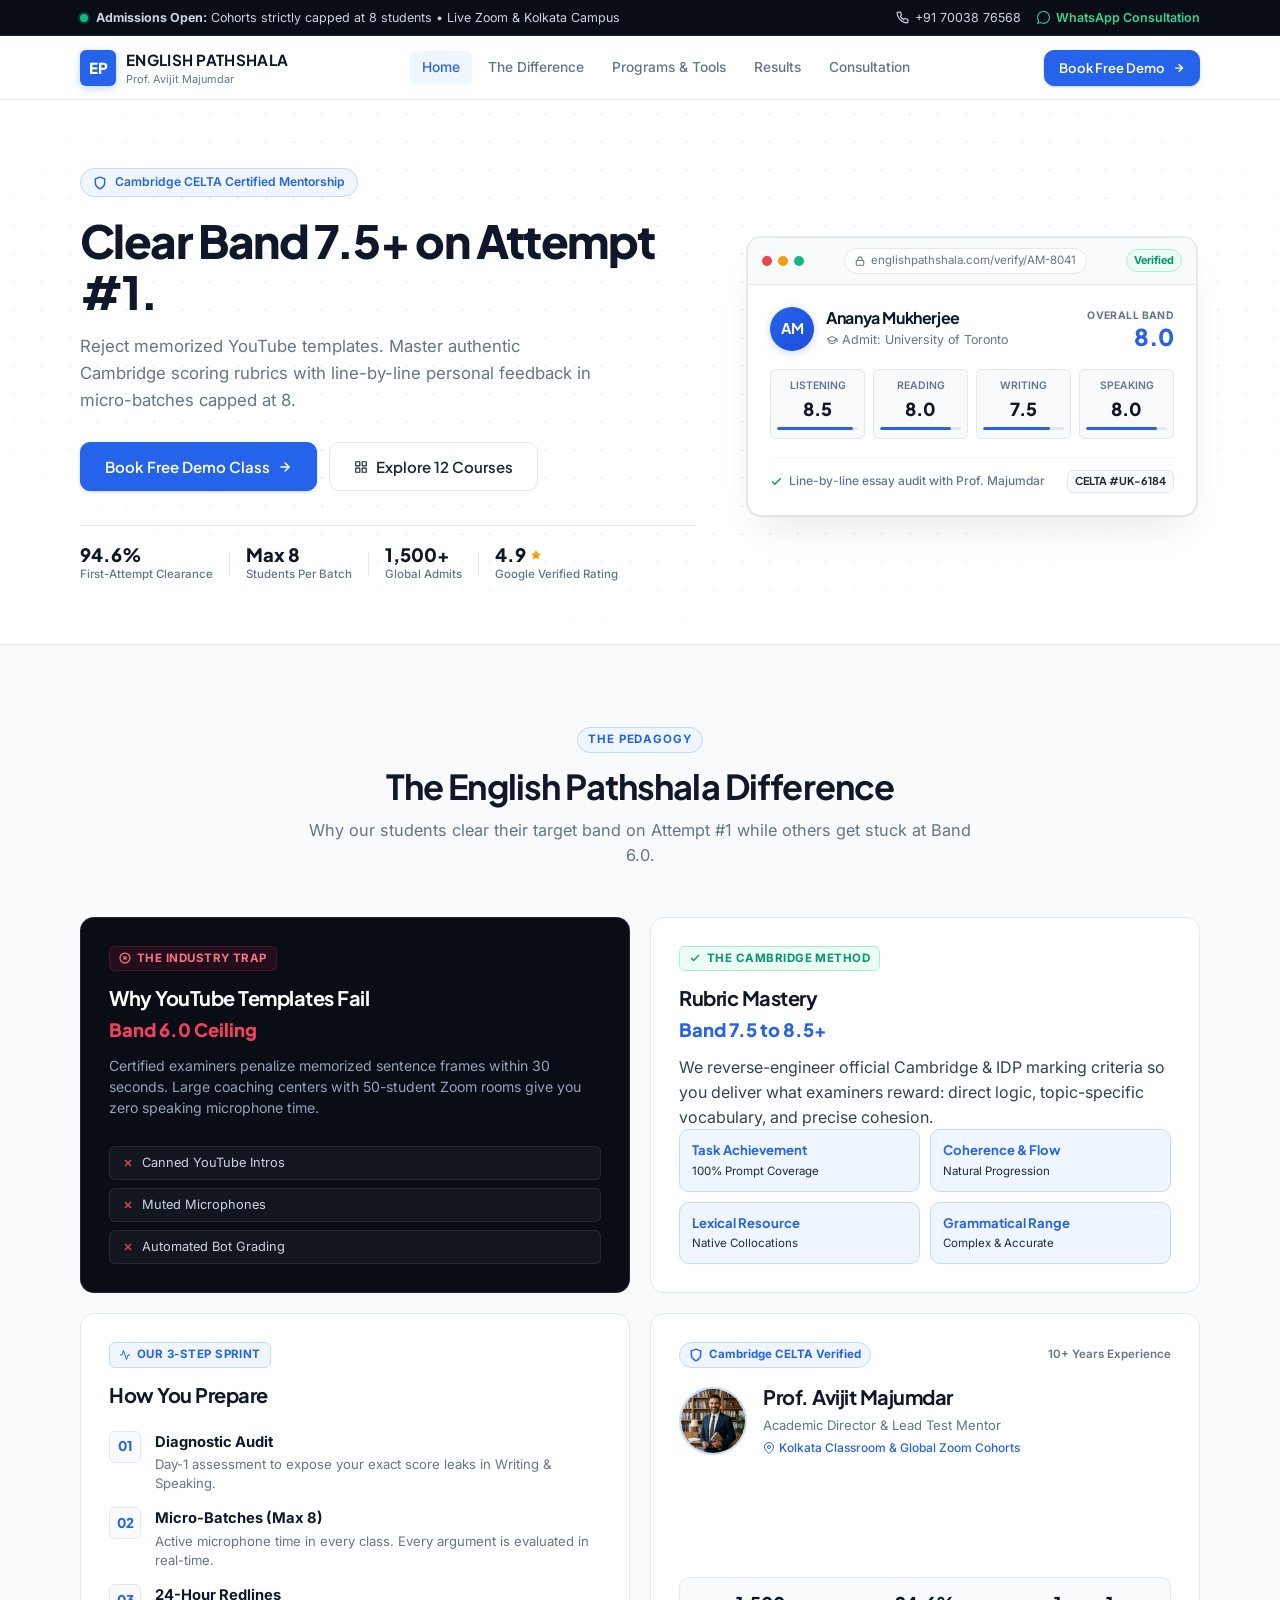
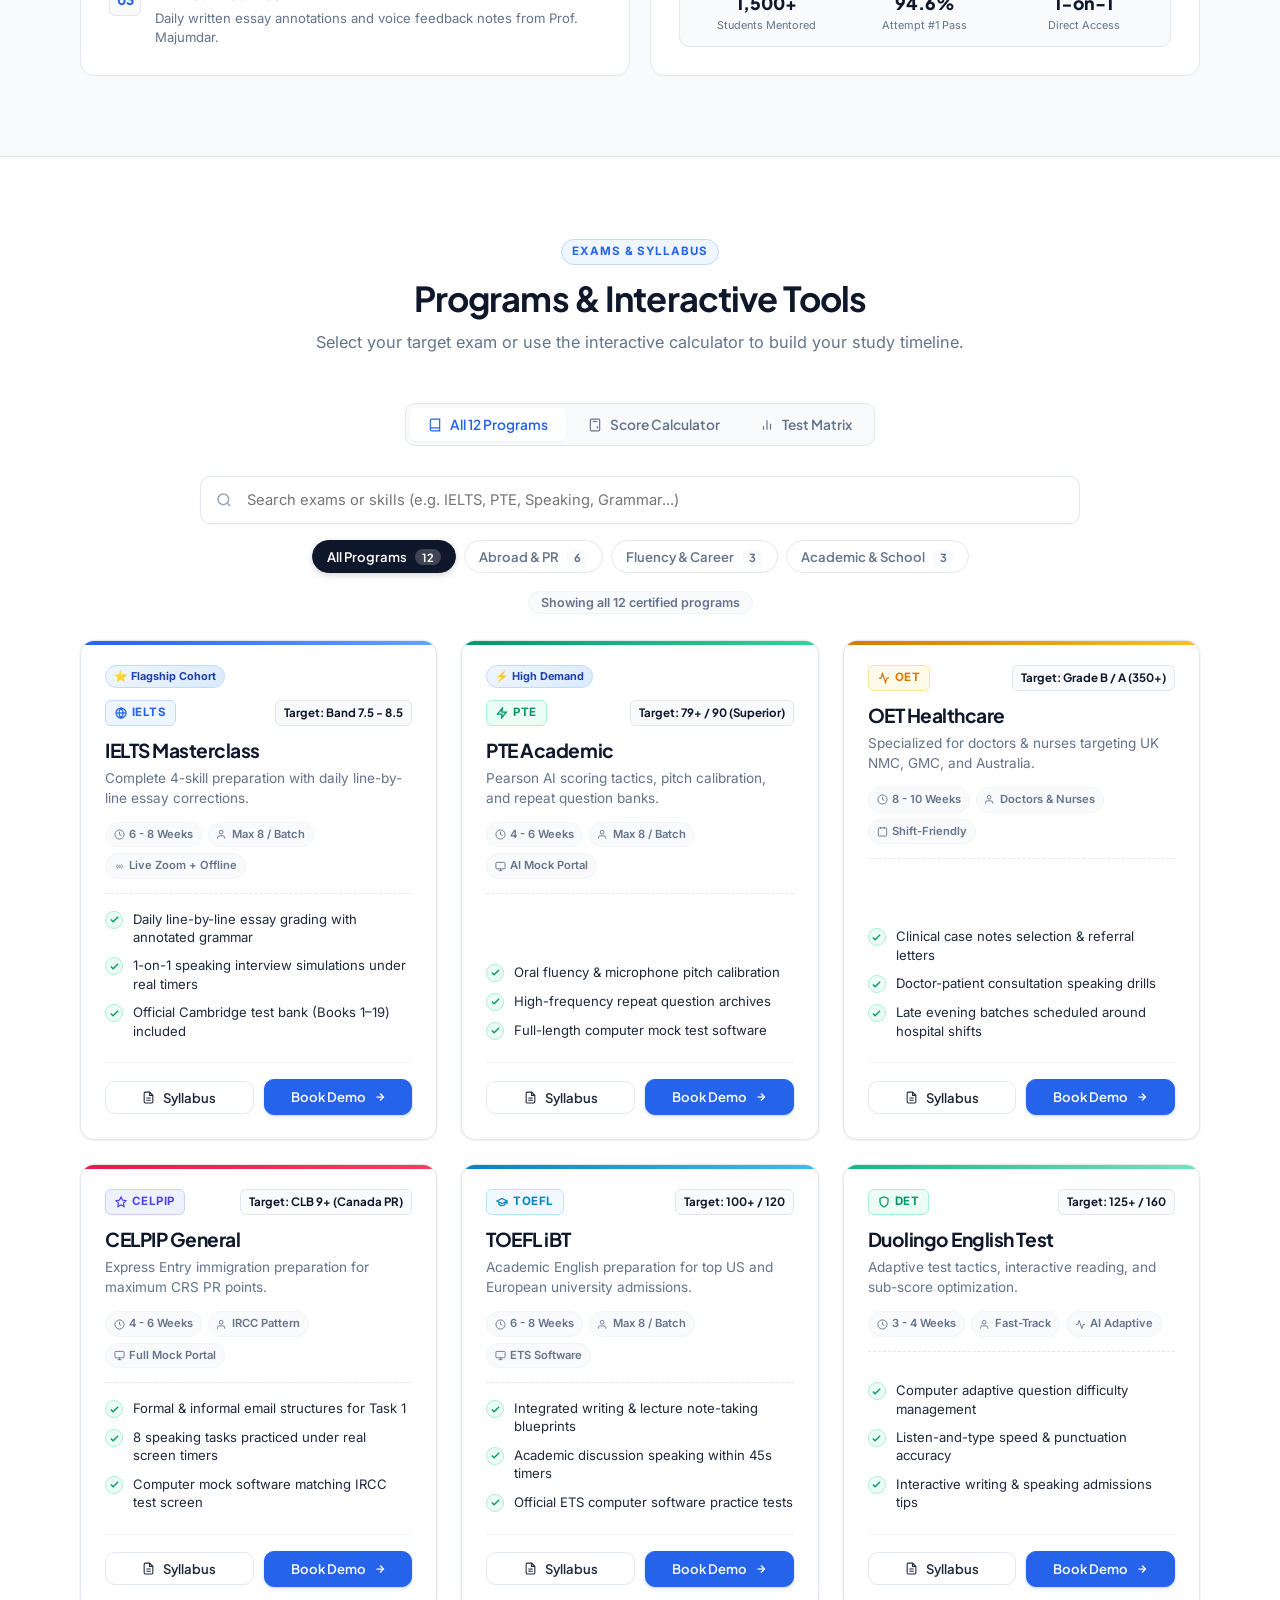
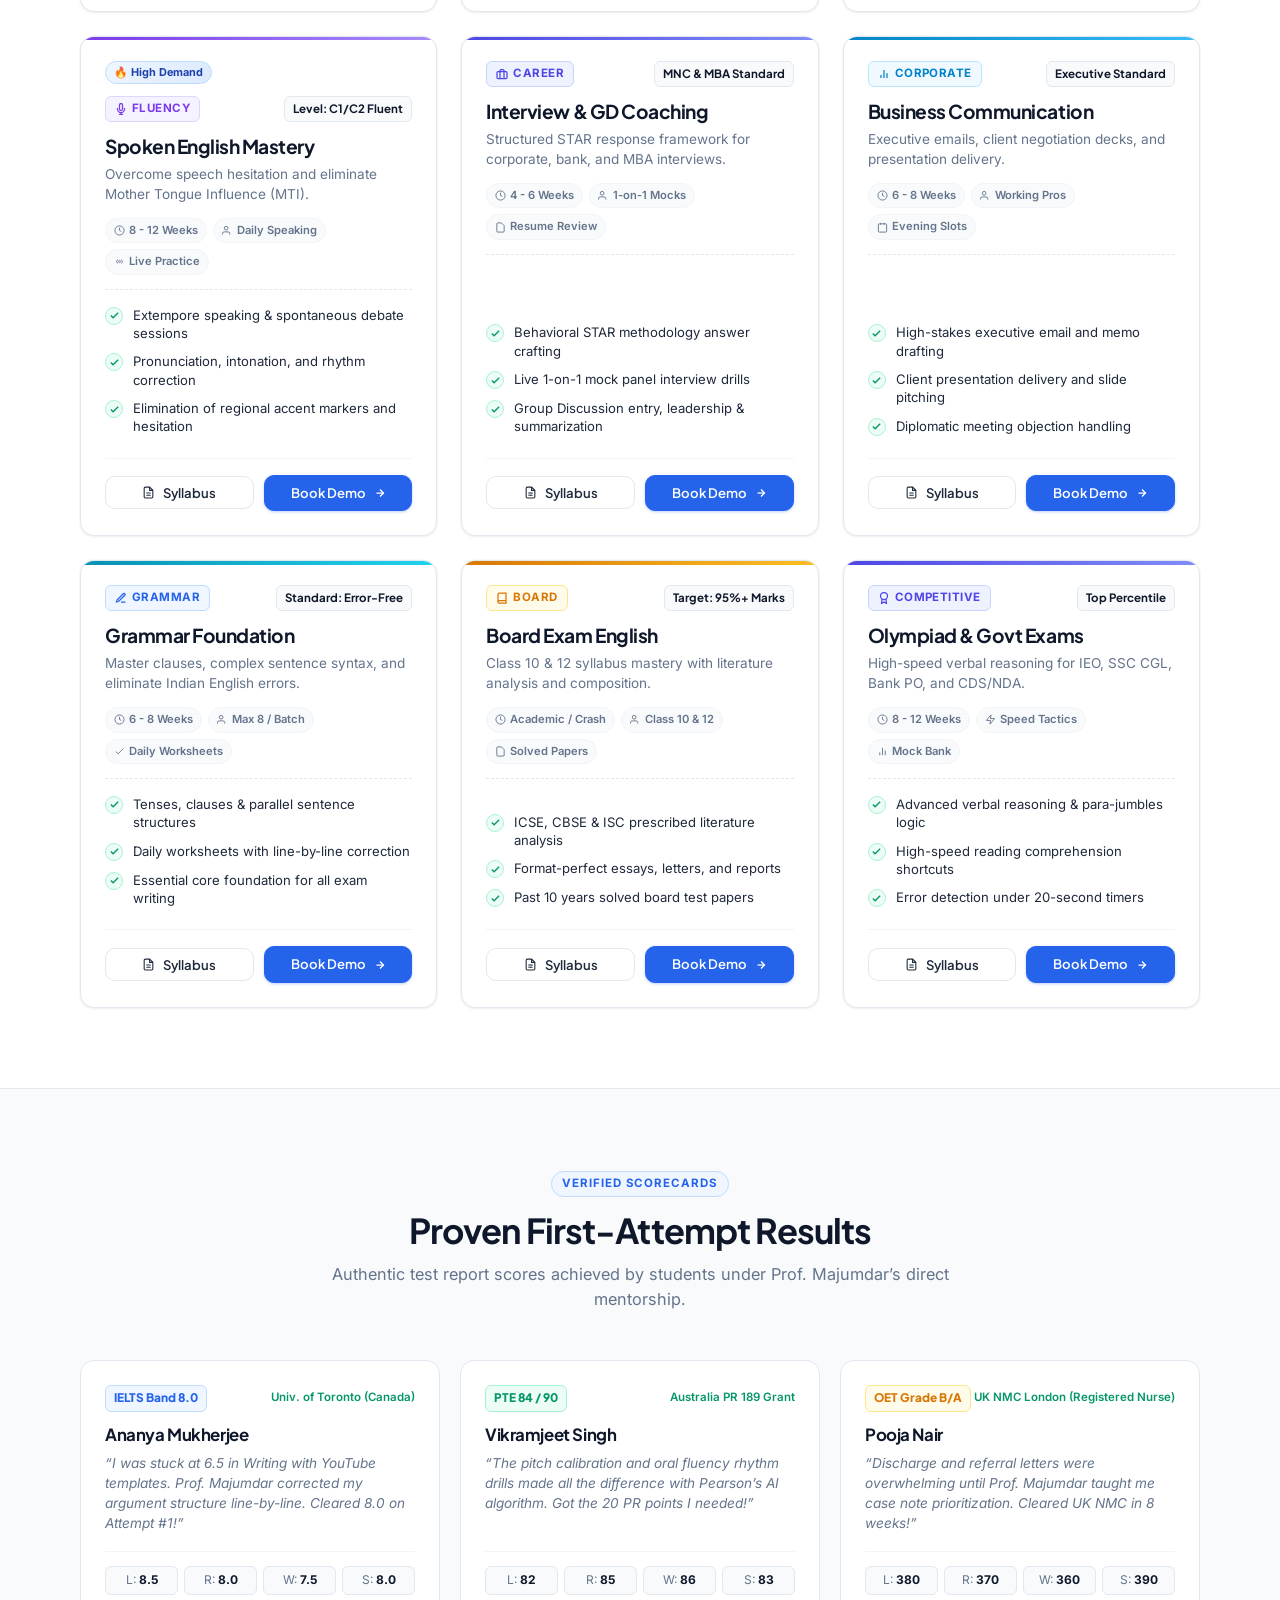
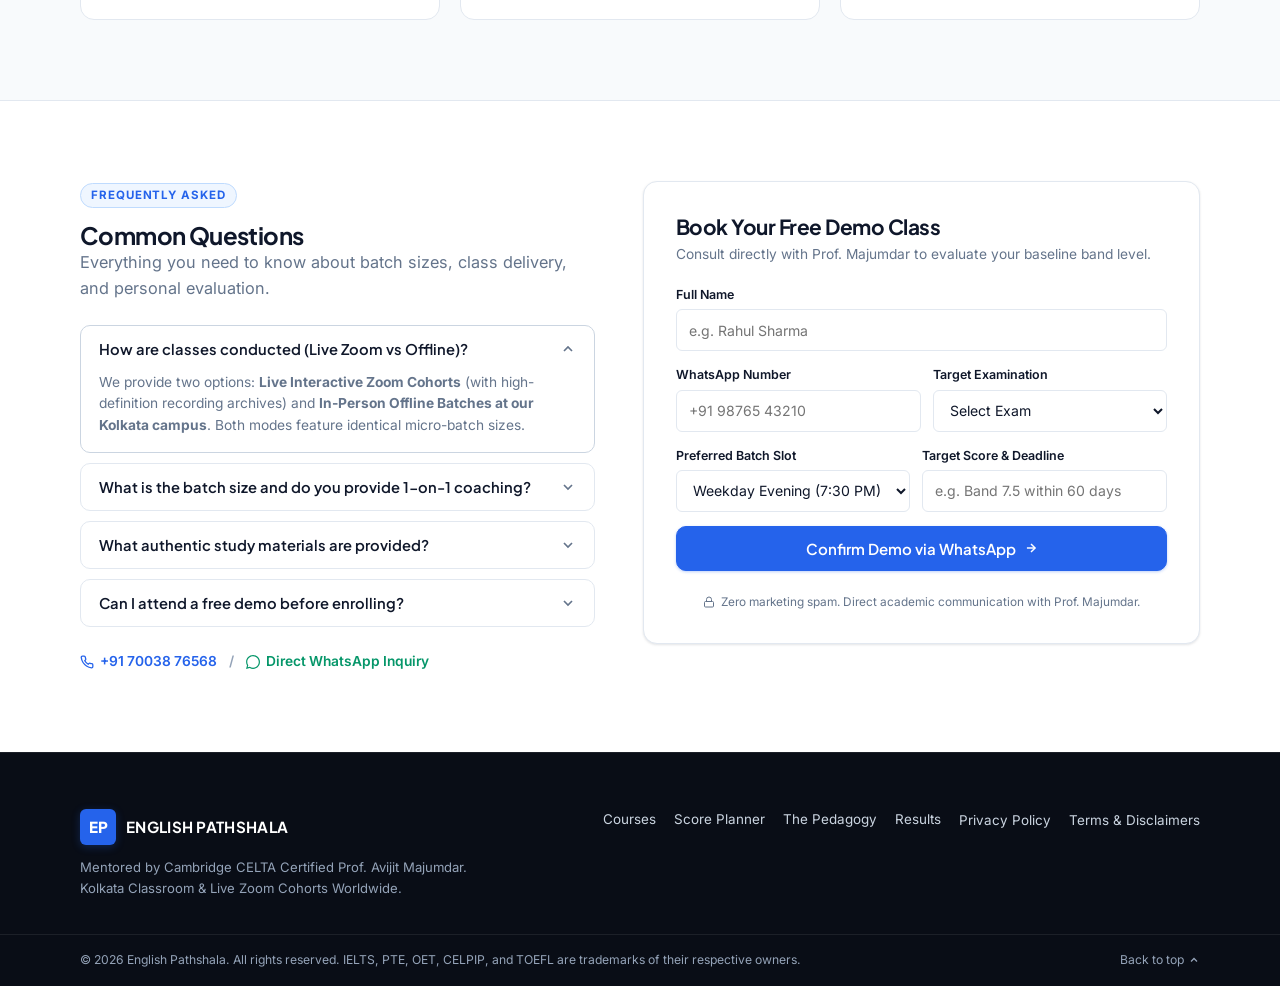
<file: index.html>
<!DOCTYPE html>
<html lang="en">

<head>
  <meta charset="UTF-8" />
  <meta name="viewport" content="width=device-width, initial-scale=1.0" />
  <meta name="theme-color" content="#2563eb" />

  <title>English Pathshala | IELTS, PTE, OET &amp; CELPIP Mentorship</title>
  <meta name="description" content="Score Band 7.5+ in IELTS or 79+ in PTE on attempt #1. Cambridge CELTA certified mentorship by Prof. Avijit Majumdar. Micro-batches of max 8 students." />

  <!-- Canonical & Social Meta -->
  <link rel="canonical" href="https://englishpathshala.com/" />
  <meta property="og:title" content="English Pathshala | Test Preparation &amp; English Mentorship" />
  <meta property="og:description" content="Cambridge CELTA certified coaching for IELTS, PTE, OET &amp; CELPIP. Max 8 students per batch." />
  <meta property="og:type" content="website" />
  <meta property="og:url" content="https://englishpathshala.com/" />
  <meta property="og:image" content="assets/og-image.jpg" />

  <!-- Favicon -->
  <link rel="icon" type="image/svg+xml" href="data:image/svg+xml,<svg xmlns='http://www.w3.org/2000/svg' viewBox='0 0 100 100'><rect width='100' height='100' rx='22' fill='%232563eb'/><text x='50%' y='66%' font-size='48' font-weight='800' font-family='sans-serif' fill='white' text-anchor='middle'>EP</text></svg>" />

  <!-- Typography -->
  <link rel="preconnect" href="https://fonts.googleapis.com">
  <link rel="preconnect" href="https://fonts.gstatic.com" crossorigin>
  <link href="https://fonts.googleapis.com/css2?family=Plus+Jakarta+Sans:wght@500;600;700;800&family=Inter:wght@400;500;600;700&display=swap" rel="stylesheet" />

  <link rel="stylesheet" href="style.css" />
</head>

<body>

  <!-- Top Announcement Bar -->
  <aside class="top-bar">
    <div class="container top-bar-inner">
      <div class="top-announcement">
        <span class="live-pulse-dot"></span>
        <span><strong>Admissions Open:</strong> Cohorts strictly capped at 8 students • Live Zoom &amp; Kolkata Campus</span>
      </div>
      <div class="top-actions">
        <a href="tel:+917003876568" class="top-link">
          <svg width="13" height="13" viewBox="0 0 24 24" fill="none" stroke="currentColor" stroke-width="2.2" stroke-linecap="round" stroke-linejoin="round" aria-hidden="true"><path d="M22 16.92v3a2 2 0 0 1-2.18 2 19.79 19.79 0 0 1-8.63-3.07 19.5 19.5 0 0 1-6-6 19.79 19.79 0 0 1-3.07-8.67A2 2 0 0 1 4.11 2h3a2 2 0 0 1 2 1.72 12.84 12.84 0 0 0 .7 2.81 2 2 0 0 1-.45 2.11L8.09 9.91a16 16 0 0 0 6 6l1.27-1.27a2 2 0 0 1 2.11-.45 12.84 12.84 0 0 0 2.81.7A2 2 0 0 1 22 16.92z"></path></svg>
          <span>+91 70038 76568</span>
        </a>
        <a href="https://wa.me/917003876568?text=Hello%20English%20Pathshala%2C%20I%20want%20to%20book%20a%20free%20demo%20class." target="_blank" rel="noopener noreferrer" class="top-link top-wa">
          <svg width="13" height="13" viewBox="0 0 24 24" fill="currentColor" aria-hidden="true"><path d="M.057 24l1.687-6.163c-1.041-1.804-1.588-3.849-1.587-5.946.003-6.556 5.338-11.891 11.893-11.891 3.181.001 6.167 1.24 8.413 3.488 2.245 2.248 3.481 5.236 3.48 8.414-.003 6.557-5.338 11.892-11.893 11.892-1.99-.001-3.951-.5-5.688-1.448l-6.305 1.654zm6.597-3.807c1.676.995 3.276 1.591 5.392 1.592 5.448 0 9.886-4.434 9.889-9.885.002-5.462-4.415-9.89-9.881-9.892-5.452 0-9.887 4.434-9.889 9.884-.001 2.225.651 3.891 1.746 5.634l-.999 3.648 3.742-.981z"/></svg>
          <span>WhatsApp Consultation</span>
        </a>
      </div>
    </div>
  </aside>

  <!-- Sticky Navbar -->
  <header class="site-header" id="siteHeader">
    <div class="container header-inner">

      <a href="#home" class="brand" aria-label="English Pathshala Homepage">
        <div class="brand-crest">
          <span>EP</span>
        </div>
        <div class="brand-text">
          <span class="brand-title">ENGLISH PATHSHALA</span>
          <span class="brand-subtitle">Prof. Avijit Majumdar</span>
        </div>
      </a>

      <nav class="nav-links" aria-label="Main Navigation">
        <a href="#home" class="nav-link active" data-nav-target="home">Home</a>
        <a href="#why-us" class="nav-link" data-nav-target="why-us">The Difference</a>
        <a href="#hub" class="nav-link" data-nav-target="hub">Programs &amp; Tools</a>
        <a href="#results" class="nav-link" data-nav-target="results">Results</a>
        <a href="#contact" class="nav-link" data-nav-target="contact">Consultation</a>
      </nav>

      <div class="header-right">
        <a href="#contact" class="btn btn-primary btn-sm">
          <span>Book Free Demo</span>
          <svg width="12" height="12" viewBox="0 0 24 24" fill="none" stroke="currentColor" stroke-width="2.5" stroke-linecap="round" stroke-linejoin="round" aria-hidden="true"><line x1="5" y1="12" x2="19" y2="12"></line><polyline points="12 5 19 12 12 19"></polyline></svg>
        </a>
        <button class="menu-toggle" id="menuToggle" type="button" aria-label="Toggle navigation menu" aria-expanded="false" aria-controls="mobileMenu">
          <span></span>
          <span></span>
          <span></span>
        </button>
      </div>

    </div>

    <!-- Mobile Dropdown Menu -->
    <div class="mobile-menu" id="mobileMenu" aria-hidden="true">
      <nav class="mobile-nav-links">
        <a href="#home">Home</a>
        <a href="#why-us">The Difference</a>
        <a href="#hub" data-hub-target="programs">Courses &amp; Syllabus</a>
        <a href="#hub" data-hub-target="planner">Score Calculator</a>
        <a href="#results">Verified Results</a>
        <a href="#contact" class="btn btn-primary btn-block">Book Free Demo Class</a>
      </nav>
    </div>
  </header>

  <main>

    <!-- ================= HERO SECTION (DEVELOPER SPLIT) ================= -->
    <section class="hero-section" id="home">
      <div class="hero-bg-grid"></div>
      <div class="container hero-container">
        <div class="hero-grid">

          <!-- Left Column: High-Impact Proposition -->
          <div class="hero-left">
            <div class="hero-badge">
              <span class="badge-icon">
                <svg width="14" height="14" viewBox="0 0 24 24" fill="none" stroke="currentColor" stroke-width="2.5" stroke-linecap="round" stroke-linejoin="round"><path d="M12 22s8-4 8-10V5l-8-3-8 3v7c0 6 8 10 8 10z"></path></svg>
              </span>
              <span>Cambridge CELTA Certified Mentorship</span>
            </div>

            <h1 class="hero-title">
              Clear Band 7.5+ on Attempt #1.
            </h1>

            <p class="hero-sub">
              Reject memorized YouTube templates. Master authentic Cambridge scoring rubrics with line-by-line personal feedback in micro-batches capped at 8.
            </p>

            <div class="hero-actions">
              <a href="#contact" class="btn btn-primary btn-lg">
                <span>Book Free Demo Class</span>
                <svg class="btn-arrow" width="14" height="14" viewBox="0 0 24 24" fill="none" stroke="currentColor" stroke-width="2.5" stroke-linecap="round" stroke-linejoin="round"><line x1="5" y1="12" x2="19" y2="12"></line><polyline points="12 5 19 12 12 19"></polyline></svg>
              </a>
              <a href="#hub" class="btn btn-secondary btn-lg" id="exploreBtn" data-hub-target="programs">
                <svg width="14" height="14" viewBox="0 0 24 24" fill="none" stroke="currentColor" stroke-width="2" stroke-linecap="round" stroke-linejoin="round"><rect x="3" y="3" width="7" height="7"></rect><rect x="14" y="3" width="7" height="7"></rect><rect x="14" y="14" width="7" height="7"></rect><rect x="3" y="14" width="7" height="7"></rect></svg>
                <span>Explore 12 Courses</span>
              </a>
            </div>

            <!-- Developer Trust Metric Strip -->
            <div class="trust-strip">
              <div class="trust-item">
                <div class="trust-val">94.6%</div>
                <div class="trust-lbl">First-Attempt Clearance</div>
              </div>
              <div class="trust-sep"></div>
              <div class="trust-item">
                <div class="trust-val">Max 8</div>
                <div class="trust-lbl">Students Per Batch</div>
              </div>
              <div class="trust-sep"></div>
              <div class="trust-item">
                <div class="trust-val">1,500+</div>
                <div class="trust-lbl">Global Admits</div>
              </div>
              <div class="trust-sep"></div>
              <div class="trust-item">
                <div class="trust-val rating-val">
                  <span>4.9</span>
                  <svg width="12" height="12" viewBox="0 0 24 24" fill="#f59e0b"><polygon points="12 2 15.09 8.26 22 9.27 17 14.14 18.18 21.02 12 17.77 5.82 21.02 7 14.14 2 9.27 8.91 8.26 12 2"></polygon></svg>
                </div>
                <div class="trust-lbl">Google Verified Rating</div>
              </div>
            </div>
          </div>

          <!-- Right Column: Interactive App-Style Electronic TRF Window -->
          <div class="hero-right">
            <div class="trf-window">
              <!-- Window Control Bar -->
              <div class="trf-bar">
                <div class="trf-dots">
                  <span class="dot-red"></span>
                  <span class="dot-amber"></span>
                  <span class="dot-green"></span>
                </div>
                <div class="trf-address">
                  <svg width="10" height="10" viewBox="0 0 24 24" fill="none" stroke="currentColor" stroke-width="2.5"><rect x="3" y="11" width="18" height="11" rx="2" ry="2"></rect><path d="M7 11V7a5 5 0 0 1 10 0v4"></path></svg>
                  <span>englishpathshala.com/verify/AM-8041</span>
                </div>
                <div class="trf-badge-online">Verified</div>
              </div>

              <!-- Card Content -->
              <div class="trf-body">
                <div class="trf-header">
                  <div class="trf-candidate">
                    <div class="trf-avatar">AM</div>
                    <div>
                      <h4 class="trf-name">Ananya Mukherjee</h4>
                      <div class="trf-destination">
                        <svg width="12" height="12" viewBox="0 0 24 24" fill="none" stroke="currentColor" stroke-width="2"><path d="M22 10v6M2 10l10-5 10 5-10 5z"></path><path d="M6 12v5c3 3 9 3 12 0v-5"></path></svg>
                        <span>Admit: University of Toronto</span>
                      </div>
                    </div>
                  </div>

                  <div class="trf-overall">
                    <span class="trf-overall-lbl">Overall Band</span>
                    <span class="trf-overall-val">8.0</span>
                  </div>
                </div>

                <!-- 4 Sub-Scores -->
                <div class="trf-scores-grid">
                  <div class="score-card">
                    <span class="sc-label">Listening</span>
                    <span class="sc-score">8.5</span>
                    <div class="sc-bar"><div class="sc-fill" style="width: 94%;"></div></div>
                  </div>
                  <div class="score-card">
                    <span class="sc-label">Reading</span>
                    <span class="sc-score">8.0</span>
                    <div class="sc-bar"><div class="sc-fill" style="width: 88%;"></div></div>
                  </div>
                  <div class="score-card">
                    <span class="sc-label">Writing</span>
                    <span class="sc-score">7.5</span>
                    <div class="sc-bar"><div class="sc-fill" style="width: 83%;"></div></div>
                  </div>
                  <div class="score-card">
                    <span class="sc-label">Speaking</span>
                    <span class="sc-score">8.0</span>
                    <div class="sc-bar"><div class="sc-fill" style="width: 88%;"></div></div>
                  </div>
                </div>

                <!-- Audit Footer -->
                <div class="trf-footer">
                  <div class="trf-meta-item">
                    <svg width="13" height="13" viewBox="0 0 24 24" fill="none" stroke="#059669" stroke-width="2.5"><polyline points="20 6 9 17 4 12"></polyline></svg>
                    <span>Line-by-line essay audit with Prof. Majumdar</span>
                  </div>
                  <div class="trf-seal">CELTA #UK-6184</div>
                </div>
              </div>
            </div>
          </div>

        </div>
      </div>
    </section>

    <!-- ================= THE DIFFERENCE (DEVELOPER BENTO GRID) ================= -->
    <section class="section-pad bg-subtle" id="why-us">
      <div class="container">

        <div class="section-header">
          <span class="section-kicker">THE PEDAGOGY</span>
          <h2>The English Pathshala Difference</h2>
          <p class="section-lead">Why our students clear their target band on Attempt #1 while others get stuck at Band 6.0.</p>
        </div>

        <div class="bento-grid">

          <!-- Card 1: The Template Trap (High-Contrast Slate) -->
          <div class="bento-box bento-dark">
            <div class="bento-tag tag-danger">
              <svg width="12" height="12" viewBox="0 0 24 24" fill="none" stroke="currentColor" stroke-width="2.5"><circle cx="12" cy="12" r="10"></circle><line x1="15" y1="9" x2="9" y2="15"></line><line x1="9" y1="9" x2="15" y2="15"></line></svg>
              <span>The Industry Trap</span>
            </div>

            <h3 class="text-white">Why YouTube Templates Fail</h3>
            <div class="bento-metric metric-danger">Band 6.0 Ceiling</div>
            <p class="text-slate-light">
              Certified examiners penalize memorized sentence frames within 30 seconds. Large coaching centers with 50-student Zoom rooms give you zero speaking microphone time.
            </p>

            <div class="bento-chips-list">
              <div class="pill-negative">
                <svg width="12" height="12" viewBox="0 0 24 24" fill="none" stroke="currentColor" stroke-width="2.5"><line x1="18" y1="6" x2="6" y2="18"></line><line x1="6" y1="6" x2="18" y2="18"></line></svg>
                <span>Canned YouTube Intros</span>
              </div>
              <div class="pill-negative">
                <svg width="12" height="12" viewBox="0 0 24 24" fill="none" stroke="currentColor" stroke-width="2.5"><line x1="18" y1="6" x2="6" y2="18"></line><line x1="6" y1="6" x2="18" y2="18"></line></svg>
                <span>Muted Microphones</span>
              </div>
              <div class="pill-negative">
                <svg width="12" height="12" viewBox="0 0 24 24" fill="none" stroke="currentColor" stroke-width="2.5"><line x1="18" y1="6" x2="6" y2="18"></line><line x1="6" y1="6" x2="18" y2="18"></line></svg>
                <span>Automated Bot Grading</span>
              </div>
            </div>
          </div>

          <!-- Card 2: Cambridge CELTA Pedagogy -->
          <div class="bento-box bento-light">
            <div class="bento-tag tag-success">
              <svg width="12" height="12" viewBox="0 0 24 24" fill="none" stroke="currentColor" stroke-width="2.5"><polyline points="20 6 9 17 4 12"></polyline></svg>
              <span>The Cambridge Method</span>
            </div>

            <h3>Rubric Mastery</h3>
            <div class="bento-metric metric-primary">Band 7.5 to 8.5+</div>
            <p>
              We reverse-engineer official Cambridge &amp; IDP marking criteria so you deliver what examiners reward: direct logic, topic-specific vocabulary, and precise cohesion.
            </p>

            <div class="rubric-grid">
              <div class="rubric-card">
                <span class="rc-title">Task Achievement</span>
                <span class="rc-sub">100% Prompt Coverage</span>
              </div>
              <div class="rubric-card">
                <span class="rc-title">Coherence &amp; Flow</span>
                <span class="rc-sub">Natural Progression</span>
              </div>
              <div class="rubric-card">
                <span class="rc-title">Lexical Resource</span>
                <span class="rc-sub">Native Collocations</span>
              </div>
              <div class="rubric-card">
                <span class="rc-title">Grammatical Range</span>
                <span class="rc-sub">Complex &amp; Accurate</span>
              </div>
            </div>
          </div>

          <!-- Card 3: 3-Step Execution Sprint -->
          <div class="bento-box bento-pipeline">
            <div class="bento-tag tag-neutral">
              <svg width="12" height="12" viewBox="0 0 24 24" fill="none" stroke="currentColor" stroke-width="2"><polyline points="22 12 18 12 15 21 9 3 6 12 2 12"></polyline></svg>
              <span>Our 3-Step Sprint</span>
            </div>

            <h3>How You Prepare</h3>
            
            <div class="pipeline-list">
              <div class="pipeline-item">
                <div class="pipeline-num">01</div>
                <div>
                  <strong>Diagnostic Audit</strong>
                  <p>Day-1 assessment to expose your exact score leaks in Writing &amp; Speaking.</p>
                </div>
              </div>
              <div class="pipeline-item">
                <div class="pipeline-num">02</div>
                <div>
                  <strong>Micro-Batches (Max 8)</strong>
                  <p>Active microphone time in every class. Every argument is evaluated in real-time.</p>
                </div>
              </div>
              <div class="pipeline-item">
                <div class="pipeline-num">03</div>
                <div>
                  <strong>24-Hour Redlines</strong>
                  <p>Daily written essay annotations and voice feedback notes from Prof. Majumdar.</p>
                </div>
              </div>
            </div>
          </div>

          <!-- Card 4: Mentor Spotlight -->
          <div class="bento-box bento-mentor">
            <div class="mentor-badge-strip">
              <span class="celta-shield">
                <svg width="14" height="14" viewBox="0 0 24 24" fill="none" stroke="currentColor" stroke-width="2.5"><path d="M12 22s8-4 8-10V5l-8-3-8 3v7c0 6 8 10 8 10z"></path></svg>
                <span>Cambridge CELTA Verified</span>
              </span>
              <span class="exp-pill">10+ Years Experience</span>
            </div>

            <div class="mentor-profile-header">
              <div class="mentor-img-frame">
                <img src="assets/mentor.jpg" alt="Prof. Avijit Majumdar" onerror="this.style.display='none'; this.nextElementSibling.style.display='flex';" />
                <div class="mentor-avatar-fallback" style="display:none;">AM</div>
              </div>
              <div>
                <h3 class="mentor-name">Prof. Avijit Majumdar</h3>
                <p class="mentor-title">Academic Director &amp; Lead Test Mentor</p>
                <div class="mentor-location">
                  <svg width="12" height="12" viewBox="0 0 24 24" fill="none" stroke="currentColor" stroke-width="2"><path d="M21 10c0 7-9 13-9 13s-9-6-9-13a9 9 0 0 1 18 0z"></path><circle cx="12" cy="10" r="3"></circle></svg>
                  <span>Kolkata Classroom &amp; Global Zoom Cohorts</span>
                </div>
              </div>
            </div>

            <div class="mentor-stat-row">
              <div class="mstat-item">
                <strong>1,500+</strong>
                <span>Students Mentored</span>
              </div>
              <div class="mstat-item">
                <strong>94.6%</strong>
                <span>Attempt #1 Pass</span>
              </div>
              <div class="mstat-item">
                <strong>1-on-1</strong>
                <span>Direct Access</span>
              </div>
            </div>
          </div>

        </div>

      </div>
    </section>

    <!-- ================= PROGRAMS & INTERACTIVE HUB ================= -->
    <section class="section-pad" id="hub">
      <div class="container">

        <div class="section-header">
          <span class="section-kicker">EXAMS &amp; SYLLABUS</span>
          <h2>Programs &amp; Interactive Tools</h2>
          <p class="section-lead">Select your target exam or use the interactive calculator to build your study timeline.</p>
        </div>

        <!-- Segmented Tab Switcher -->
        <div class="hub-tabs-wrap">
          <div class="hub-tabs" role="tablist">
            <button class="hub-tab active" id="tabProgramsBtn" role="tab" aria-selected="true" aria-controls="viewPrograms">
              <svg width="14" height="14" viewBox="0 0 24 24" fill="none" stroke="currentColor" stroke-width="2"><path d="M4 19.5A2.5 2.5 0 0 1 6.5 17H20"></path><path d="M6.5 2H20v20H6.5A2.5 2.5 0 0 1 4 19.5v-15A2.5 2.5 0 0 1 6.5 2z"></path></svg>
              <span>All 12 Programs</span>
            </button>
            <button class="hub-tab" id="tabPlannerBtn" role="tab" aria-selected="false" aria-controls="viewPlanner">
              <svg width="14" height="14" viewBox="0 0 24 24" fill="none" stroke="currentColor" stroke-width="2"><rect x="4" y="2" width="16" height="20" rx="2"></rect><line x1="8" y1="6" x2="16" y2="6"></line><line x1="16" y1="14" x2="16" y2="18"></line><path d="M8 10h.01"></path><path d="M12 10h.01"></path><path d="M16 10h.01"></path><path d="M8 14h.01"></path><path d="M12 14h.01"></path><path d="M8 18h.01"></path><path d="M12 18h.01"></path></svg>
              <span>Score Calculator</span>
            </button>
            <button class="hub-tab" id="tabCompareBtn" role="tab" aria-selected="false" aria-controls="viewCompare">
              <svg width="14" height="14" viewBox="0 0 24 24" fill="none" stroke="currentColor" stroke-width="2"><line x1="18" y1="20" x2="18" y2="10"></line><line x1="12" y1="20" x2="12" y2="4"></line><line x1="6" y1="20" x2="6" y2="14"></line></svg>
              <span>Test Matrix</span>
            </button>
          </div>
        </div>

        <!-- VIEW 1: 12 STRUCTURED COURSES -->
        <div class="hub-view active" id="viewPrograms" role="tabpanel" aria-labelledby="tabProgramsBtn">
          
          <!-- Developer Course Toolbar: Search & Filters -->
          <div class="course-toolbar">
            <div class="course-search-box">
              <svg class="search-svg" width="16" height="16" viewBox="0 0 24 24" fill="none" stroke="currentColor" stroke-width="2.2"><circle cx="11" cy="11" r="8"></circle><line x1="21" y1="21" x2="16.65" y2="16.65"></line></svg>
              <input type="search" id="courseSearchInput" class="course-search-field" placeholder="Search exams or skills (e.g. IELTS, PTE, Speaking, Grammar...)" aria-label="Search courses" autocomplete="off" />
              <button type="button" id="courseSearchClear" class="search-clear-btn" aria-label="Clear search" style="display:none;">✕</button>
            </div>

            <div class="filter-strip" role="toolbar" aria-label="Course categories">
              <button type="button" class="filter-pill active" data-filter="all">
                <span>All Programs</span>
                <span class="pill-badge" id="badgeAllCount">12</span>
              </button>
              <button type="button" class="filter-pill" data-filter="abroad">
                <span>Abroad &amp; PR</span>
                <span class="pill-badge">6</span>
              </button>
              <button type="button" class="filter-pill" data-filter="career">
                <span>Fluency &amp; Career</span>
                <span class="pill-badge">3</span>
              </button>
              <button type="button" class="filter-pill" data-filter="academic">
                <span>Academic &amp; School</span>
                <span class="pill-badge">3</span>
              </button>
            </div>
          </div>

          <!-- Active Filter & Count Status -->
          <div class="course-status-bar">
            <span class="status-count-txt" id="courseStatusTxt">Showing all 12 certified programs</span>
          </div>

          <!-- Courses Grid -->
          <div class="courses-grid" id="coursesGrid">

            <!-- 1. IELTS Academic & General -->
            <article class="course-card" data-category="abroad" data-accent="blue">
              <div class="c-accent-bar accent-blue"></div>
              <div class="c-spotlight">⭐ Flagship Cohort</div>
              
              <div class="c-head">
                <div class="c-badge-wrap">
                  <span class="c-badge badge-blue">
                    <svg width="12" height="12" viewBox="0 0 24 24" fill="none" stroke="currentColor" stroke-width="2.5"><circle cx="12" cy="12" r="10"></circle><line x1="2" y1="12" x2="22" y2="12"></line><path d="M12 2a15.3 15.3 0 0 1 4 10 15.3 15.3 0 0 1-4 10 15.3 15.3 0 0 1-4-10 15.3 15.3 0 0 1 4-10z"></path></svg>
                    <span>IELTS</span>
                  </span>
                </div>
                <span class="c-target">Target: Band 7.5 - 8.5</span>
              </div>

              <h3>IELTS Masterclass</h3>
              <p class="c-desc">Complete 4-skill preparation with daily line-by-line essay corrections.</p>

              <div class="c-specs-strip">
                <span class="c-spec-pill">
                  <svg width="11" height="11" viewBox="0 0 24 24" fill="none" stroke="currentColor" stroke-width="2"><circle cx="12" cy="12" r="10"></circle><polyline points="12 6 12 12 16 14"></polyline></svg>
                  <span>6 - 8 Weeks</span>
                </span>
                <span class="c-spec-pill">
                  <svg width="11" height="11" viewBox="0 0 24 24" fill="none" stroke="currentColor" stroke-width="2"><path d="M17 21v-2a4 4 0 0 0-4-4H5a4 4 0 0 0-4 4v2"></path><circle cx="9" cy="7" r="4"></circle></svg>
                  <span>Max 8 / Batch</span>
                </span>
                <span class="c-spec-pill">
                  <svg width="11" height="11" viewBox="0 0 24 24" fill="none" stroke="currentColor" stroke-width="2"><circle cx="12" cy="12" r="2"></circle><path d="M16.24 7.76a6 6 0 0 1 0 8.49m-8.48-.01a6 6 0 0 1 0-8.49"></path></svg>
                  <span>Live Zoom + Offline</span>
                </span>
              </div>

              <ul class="c-bullets">
                <li>
                  <span class="c-check-icon"><svg width="11" height="11" viewBox="0 0 24 24" fill="none" stroke="#059669" stroke-width="2.8"><polyline points="20 6 9 17 4 12"></polyline></svg></span>
                  <span>Daily line-by-line essay grading with annotated grammar</span>
                </li>
                <li>
                  <span class="c-check-icon"><svg width="11" height="11" viewBox="0 0 24 24" fill="none" stroke="#059669" stroke-width="2.8"><polyline points="20 6 9 17 4 12"></polyline></svg></span>
                  <span>1-on-1 speaking interview simulations under real timers</span>
                </li>
                <li>
                  <span class="c-check-icon"><svg width="11" height="11" viewBox="0 0 24 24" fill="none" stroke="#059669" stroke-width="2.8"><polyline points="20 6 9 17 4 12"></polyline></svg></span>
                  <span>Official Cambridge test bank (Books 1–19) included</span>
                </li>
              </ul>

              <div class="c-footer">
                <button class="btn btn-secondary btn-sm course-btn" type="button"
                  data-course="IELTS"
                  data-score="Band 7.0 - 8.5+"
                  data-duration="6 - 8 Weeks"
                  data-acceptance="Universities &amp; Immigration across UK, Canada, Australia, USA, and New Zealand."
                  data-features="Full 4-skill coverage (Listening, Reading, Writing, Speaking)|Daily 1-on-1 essay grading with annotated grammar &amp; band breakdown|One-on-one mock speaking interviews under real test conditions|Official Cambridge practice test banks (Books 1–19) included">
                  <svg width="13" height="13" viewBox="0 0 24 24" fill="none" stroke="currentColor" stroke-width="2"><path d="M14 2H6a2 2 0 0 0-2 2v16a2 2 0 0 0 2 2h12a2 2 0 0 0 2-2V8z"></path><polyline points="14 2 14 8 20 8"></polyline><line x1="16" y1="13" x2="8" y2="13"></line><line x1="16" y1="17" x2="8" y2="17"></line></svg>
                  <span>Syllabus</span>
                </button>
                <a href="#contact" class="btn btn-primary btn-sm enroll-link" data-course-fill="IELTS">
                  <span>Book Demo</span>
                  <svg width="12" height="12" viewBox="0 0 24 24" fill="none" stroke="currentColor" stroke-width="2.5"><line x1="5" y1="12" x2="19" y2="12"></line><polyline points="12 5 19 12 12 19"></polyline></svg>
                </a>
              </div>
            </article>

            <!-- 2. PTE Academic -->
            <article class="course-card" data-category="abroad" data-accent="teal">
              <div class="c-accent-bar accent-teal"></div>
              <div class="c-spotlight">⚡ High Demand</div>

              <div class="c-head">
                <div class="c-badge-wrap">
                  <span class="c-badge badge-teal">
                    <svg width="12" height="12" viewBox="0 0 24 24" fill="none" stroke="currentColor" stroke-width="2.5"><polygon points="13 2 3 14 12 14 11 22 21 10 12 10 13 2"></polygon></svg>
                    <span>PTE</span>
                  </span>
                </div>
                <span class="c-target">Target: 79+ / 90 (Superior)</span>
              </div>

              <h3>PTE Academic</h3>
              <p class="c-desc">Pearson AI scoring tactics, pitch calibration, and repeat question banks.</p>

              <div class="c-specs-strip">
                <span class="c-spec-pill">
                  <svg width="11" height="11" viewBox="0 0 24 24" fill="none" stroke="currentColor" stroke-width="2"><circle cx="12" cy="12" r="10"></circle><polyline points="12 6 12 12 16 14"></polyline></svg>
                  <span>4 - 6 Weeks</span>
                </span>
                <span class="c-spec-pill">
                  <svg width="11" height="11" viewBox="0 0 24 24" fill="none" stroke="currentColor" stroke-width="2"><path d="M17 21v-2a4 4 0 0 0-4-4H5a4 4 0 0 0-4 4v2"></path><circle cx="9" cy="7" r="4"></circle></svg>
                  <span>Max 8 / Batch</span>
                </span>
                <span class="c-spec-pill">
                  <svg width="11" height="11" viewBox="0 0 24 24" fill="none" stroke="currentColor" stroke-width="2"><rect x="2" y="3" width="20" height="14" rx="2" ry="2"></rect><line x1="8" y1="21" x2="16" y2="21"></line><line x1="12" y1="17" x2="12" y2="21"></line></svg>
                  <span>AI Mock Portal</span>
                </span>
              </div>

              <ul class="c-bullets">
                <li>
                  <span class="c-check-icon"><svg width="11" height="11" viewBox="0 0 24 24" fill="none" stroke="#059669" stroke-width="2.8"><polyline points="20 6 9 17 4 12"></polyline></svg></span>
                  <span>Oral fluency &amp; microphone pitch calibration</span>
                </li>
                <li>
                  <span class="c-check-icon"><svg width="11" height="11" viewBox="0 0 24 24" fill="none" stroke="#059669" stroke-width="2.8"><polyline points="20 6 9 17 4 12"></polyline></svg></span>
                  <span>High-frequency repeat question archives</span>
                </li>
                <li>
                  <span class="c-check-icon"><svg width="11" height="11" viewBox="0 0 24 24" fill="none" stroke="#059669" stroke-width="2.8"><polyline points="20 6 9 17 4 12"></polyline></svg></span>
                  <span>Full-length computer mock test software</span>
                </li>
              </ul>

              <div class="c-footer">
                <button class="btn btn-secondary btn-sm course-btn" type="button"
                  data-course="PTE Academic"
                  data-score="79+ / 90 (Superior English)"
                  data-duration="4 - 6 Weeks"
                  data-acceptance="100% accepted for Australia PR (20 points), New Zealand PR, and UK study visas."
                  data-features="Pearson AI algorithm scoring mechanics (Oral Fluency &amp; Pronunciation)|High-frequency repeat question sets from real recent exam administrations|Templates for Describe Image, Retell Lecture &amp; Write Essay|Microphone technique, headset pitch calibration, and AI mock portal">
                  <svg width="13" height="13" viewBox="0 0 24 24" fill="none" stroke="currentColor" stroke-width="2"><path d="M14 2H6a2 2 0 0 0-2 2v16a2 2 0 0 0 2 2h12a2 2 0 0 0 2-2V8z"></path><polyline points="14 2 14 8 20 8"></polyline><line x1="16" y1="13" x2="8" y2="13"></line><line x1="16" y1="17" x2="8" y2="17"></line></svg>
                  <span>Syllabus</span>
                </button>
                <a href="#contact" class="btn btn-primary btn-sm enroll-link" data-course-fill="PTE Academic">
                  <span>Book Demo</span>
                  <svg width="12" height="12" viewBox="0 0 24 24" fill="none" stroke="currentColor" stroke-width="2.5"><line x1="5" y1="12" x2="19" y2="12"></line><polyline points="12 5 19 12 12 19"></polyline></svg>
                </a>
              </div>
            </article>

            <!-- 3. OET Healthcare -->
            <article class="course-card" data-category="abroad" data-accent="amber">
              <div class="c-accent-bar accent-amber"></div>

              <div class="c-head">
                <div class="c-badge-wrap">
                  <span class="c-badge badge-amber">
                    <svg width="12" height="12" viewBox="0 0 24 24" fill="none" stroke="currentColor" stroke-width="2.5"><path d="M22 12h-4l-3 9L9 3l-3 9H2"></path></svg>
                    <span>OET</span>
                  </span>
                </div>
                <span class="c-target">Target: Grade B / A (350+)</span>
              </div>

              <h3>OET Healthcare</h3>
              <p class="c-desc">Specialized for doctors &amp; nurses targeting UK NMC, GMC, and Australia.</p>

              <div class="c-specs-strip">
                <span class="c-spec-pill">
                  <svg width="11" height="11" viewBox="0 0 24 24" fill="none" stroke="currentColor" stroke-width="2"><circle cx="12" cy="12" r="10"></circle><polyline points="12 6 12 12 16 14"></polyline></svg>
                  <span>8 - 10 Weeks</span>
                </span>
                <span class="c-spec-pill">
                  <svg width="11" height="11" viewBox="0 0 24 24" fill="none" stroke="currentColor" stroke-width="2"><path d="M17 21v-2a4 4 0 0 0-4-4H5a4 4 0 0 0-4 4v2"></path><circle cx="9" cy="7" r="4"></circle></svg>
                  <span>Doctors &amp; Nurses</span>
                </span>
                <span class="c-spec-pill">
                  <svg width="11" height="11" viewBox="0 0 24 24" fill="none" stroke="currentColor" stroke-width="2"><rect x="3" y="4" width="18" height="18" rx="2" ry="2"></rect><line x1="16" y1="2" x2="16" y2="6"></line><line x1="8" y1="2" x2="8" y2="6"></line></svg>
                  <span>Shift-Friendly</span>
                </span>
              </div>

              <ul class="c-bullets">
                <li>
                  <span class="c-check-icon"><svg width="11" height="11" viewBox="0 0 24 24" fill="none" stroke="#059669" stroke-width="2.8"><polyline points="20 6 9 17 4 12"></polyline></svg></span>
                  <span>Clinical case notes selection &amp; referral letters</span>
                </li>
                <li>
                  <span class="c-check-icon"><svg width="11" height="11" viewBox="0 0 24 24" fill="none" stroke="#059669" stroke-width="2.8"><polyline points="20 6 9 17 4 12"></polyline></svg></span>
                  <span>Doctor-patient consultation speaking drills</span>
                </li>
                <li>
                  <span class="c-check-icon"><svg width="11" height="11" viewBox="0 0 24 24" fill="none" stroke="#059669" stroke-width="2.8"><polyline points="20 6 9 17 4 12"></polyline></svg></span>
                  <span>Late evening batches scheduled around hospital shifts</span>
                </li>
              </ul>

              <div class="c-footer">
                <button class="btn btn-secondary btn-sm course-btn" type="button"
                  data-course="OET Healthcare"
                  data-score="Grade B (350+) or Grade A"
                  data-duration="8 - 10 Weeks"
                  data-acceptance="Recognized by UK NMC, GMC, Irish Nursing Board, and Australian Medical Board."
                  data-features="Step-by-step case notes selection for flawless referral and discharge letters|Doctor-patient &amp; Nurse-patient clinical consultation speaking drills|Medical listening extracts with real hospital accents and clinical jargon|Late evening &amp; weekend batches scheduled around hospital shift duties">
                  <svg width="13" height="13" viewBox="0 0 24 24" fill="none" stroke="currentColor" stroke-width="2"><path d="M14 2H6a2 2 0 0 0-2 2v16a2 2 0 0 0 2 2h12a2 2 0 0 0 2-2V8z"></path><polyline points="14 2 14 8 20 8"></polyline><line x1="16" y1="13" x2="8" y2="13"></line><line x1="16" y1="17" x2="8" y2="17"></line></svg>
                  <span>Syllabus</span>
                </button>
                <a href="#contact" class="btn btn-primary btn-sm enroll-link" data-course-fill="OET Healthcare">
                  <span>Book Demo</span>
                  <svg width="12" height="12" viewBox="0 0 24 24" fill="none" stroke="currentColor" stroke-width="2.5"><line x1="5" y1="12" x2="19" y2="12"></line><polyline points="12 5 19 12 12 19"></polyline></svg>
                </a>
              </div>
            </article>

            <!-- 4. CELPIP General -->
            <article class="course-card" data-category="abroad" data-accent="crimson">
              <div class="c-accent-bar accent-crimson"></div>

              <div class="c-head">
                <div class="c-badge-wrap">
                  <span class="c-badge badge-indigo">
                    <svg width="12" height="12" viewBox="0 0 24 24" fill="none" stroke="currentColor" stroke-width="2.5"><polygon points="12 2 15.09 8.26 22 9.27 17 14.14 18.18 21.02 12 17.77 5.82 21.02 7 14.14 2 9.27 8.91 8.26 12 2"></polygon></svg>
                    <span>CELPIP</span>
                  </span>
                </div>
                <span class="c-target">Target: CLB 9+ (Canada PR)</span>
              </div>

              <h3>CELPIP General</h3>
              <p class="c-desc">Express Entry immigration preparation for maximum CRS PR points.</p>

              <div class="c-specs-strip">
                <span class="c-spec-pill">
                  <svg width="11" height="11" viewBox="0 0 24 24" fill="none" stroke="currentColor" stroke-width="2"><circle cx="12" cy="12" r="10"></circle><polyline points="12 6 12 12 16 14"></polyline></svg>
                  <span>4 - 6 Weeks</span>
                </span>
                <span class="c-spec-pill">
                  <svg width="11" height="11" viewBox="0 0 24 24" fill="none" stroke="currentColor" stroke-width="2"><path d="M17 21v-2a4 4 0 0 0-4-4H5a4 4 0 0 0-4 4v2"></path><circle cx="9" cy="7" r="4"></circle></svg>
                  <span>IRCC Pattern</span>
                </span>
                <span class="c-spec-pill">
                  <svg width="11" height="11" viewBox="0 0 24 24" fill="none" stroke="currentColor" stroke-width="2"><rect x="2" y="3" width="20" height="14" rx="2" ry="2"></rect><line x1="8" y1="21" x2="16" y2="21"></line><line x1="12" y1="17" x2="12" y2="21"></line></svg>
                  <span>Full Mock Portal</span>
                </span>
              </div>

              <ul class="c-bullets">
                <li>
                  <span class="c-check-icon"><svg width="11" height="11" viewBox="0 0 24 24" fill="none" stroke="#059669" stroke-width="2.8"><polyline points="20 6 9 17 4 12"></polyline></svg></span>
                  <span>Formal &amp; informal email structures for Task 1</span>
                </li>
                <li>
                  <span class="c-check-icon"><svg width="11" height="11" viewBox="0 0 24 24" fill="none" stroke="#059669" stroke-width="2.8"><polyline points="20 6 9 17 4 12"></polyline></svg></span>
                  <span>8 speaking tasks practiced under real screen timers</span>
                </li>
                <li>
                  <span class="c-check-icon"><svg width="11" height="11" viewBox="0 0 24 24" fill="none" stroke="#059669" stroke-width="2.8"><polyline points="20 6 9 17 4 12"></polyline></svg></span>
                  <span>Computer mock software matching IRCC test screen</span>
                </li>
              </ul>

              <div class="c-footer">
                <button class="btn btn-secondary btn-sm course-btn" type="button"
                  data-course="CELPIP General"
                  data-score="CLB 9+ (Maximum CRS Points)"
                  data-duration="4 - 6 Weeks"
                  data-acceptance="Approved by Immigration, Refugees and Citizenship Canada (IRCC) for Express Entry."
                  data-features="Step-by-step formal &amp; informal email structures for Task 1|8 speaking task drill sets practiced under strict onscreen countdown timers|Canadian idiom, pronunciation, and workplace vocabulary mastery|Full computer mock exams on identical test interface">
                  <svg width="13" height="13" viewBox="0 0 24 24" fill="none" stroke="currentColor" stroke-width="2"><path d="M14 2H6a2 2 0 0 0-2 2v16a2 2 0 0 0 2 2h12a2 2 0 0 0 2-2V8z"></path><polyline points="14 2 14 8 20 8"></polyline><line x1="16" y1="13" x2="8" y2="13"></line><line x1="16" y1="17" x2="8" y2="17"></line></svg>
                  <span>Syllabus</span>
                </button>
                <a href="#contact" class="btn btn-primary btn-sm enroll-link" data-course-fill="CELPIP General">
                  <span>Book Demo</span>
                  <svg width="12" height="12" viewBox="0 0 24 24" fill="none" stroke="currentColor" stroke-width="2.5"><line x1="5" y1="12" x2="19" y2="12"></line><polyline points="12 5 19 12 12 19"></polyline></svg>
                </a>
              </div>
            </article>

            <!-- 5. TOEFL iBT -->
            <article class="course-card" data-category="abroad" data-accent="sky">
              <div class="c-accent-bar accent-sky"></div>

              <div class="c-head">
                <div class="c-badge-wrap">
                  <span class="c-badge badge-sky">
                    <svg width="12" height="12" viewBox="0 0 24 24" fill="none" stroke="currentColor" stroke-width="2.5"><path d="M22 10v6M2 10l10-5 10 5-10 5z"></path><path d="M6 12v5c3 3 9 3 12 0v-5"></path></svg>
                    <span>TOEFL</span>
                  </span>
                </div>
                <span class="c-target">Target: 100+ / 120</span>
              </div>

              <h3>TOEFL iBT</h3>
              <p class="c-desc">Academic English preparation for top US and European university admissions.</p>

              <div class="c-specs-strip">
                <span class="c-spec-pill">
                  <svg width="11" height="11" viewBox="0 0 24 24" fill="none" stroke="currentColor" stroke-width="2"><circle cx="12" cy="12" r="10"></circle><polyline points="12 6 12 12 16 14"></polyline></svg>
                  <span>6 - 8 Weeks</span>
                </span>
                <span class="c-spec-pill">
                  <svg width="11" height="11" viewBox="0 0 24 24" fill="none" stroke="currentColor" stroke-width="2"><path d="M17 21v-2a4 4 0 0 0-4-4H5a4 4 0 0 0-4 4v2"></path><circle cx="9" cy="7" r="4"></circle></svg>
                  <span>Max 8 / Batch</span>
                </span>
                <span class="c-spec-pill">
                  <svg width="11" height="11" viewBox="0 0 24 24" fill="none" stroke="currentColor" stroke-width="2"><rect x="2" y="3" width="20" height="14" rx="2" ry="2"></rect><line x1="8" y1="21" x2="16" y2="21"></line><line x1="12" y1="17" x2="12" y2="21"></line></svg>
                  <span>ETS Software</span>
                </span>
              </div>

              <ul class="c-bullets">
                <li>
                  <span class="c-check-icon"><svg width="11" height="11" viewBox="0 0 24 24" fill="none" stroke="#059669" stroke-width="2.8"><polyline points="20 6 9 17 4 12"></polyline></svg></span>
                  <span>Integrated writing &amp; lecture note-taking blueprints</span>
                </li>
                <li>
                  <span class="c-check-icon"><svg width="11" height="11" viewBox="0 0 24 24" fill="none" stroke="#059669" stroke-width="2.8"><polyline points="20 6 9 17 4 12"></polyline></svg></span>
                  <span>Academic discussion speaking within 45s timers</span>
                </li>
                <li>
                  <span class="c-check-icon"><svg width="11" height="11" viewBox="0 0 24 24" fill="none" stroke="#059669" stroke-width="2.8"><polyline points="20 6 9 17 4 12"></polyline></svg></span>
                  <span>Official ETS computer software practice tests</span>
                </li>
              </ul>

              <div class="c-footer">
                <button class="btn btn-secondary btn-sm course-btn" type="button"
                  data-course="TOEFL iBT"
                  data-score="100+ / 120"
                  data-duration="6 - 8 Weeks"
                  data-acceptance="Universities in USA, Germany, France, and Ivy League graduate programs."
                  data-features="Mastery of the new shortened 2-hour TOEFL iBT test pattern|Integrated writing frameworks synthesizing reading and audio lectures|Academic discussion speaking responses within tight 45-second limits|Official ETS full-length computer software tests">
                  <svg width="13" height="13" viewBox="0 0 24 24" fill="none" stroke="currentColor" stroke-width="2"><path d="M14 2H6a2 2 0 0 0-2 2v16a2 2 0 0 0 2 2h12a2 2 0 0 0 2-2V8z"></path><polyline points="14 2 14 8 20 8"></polyline><line x1="16" y1="13" x2="8" y2="13"></line><line x1="16" y1="17" x2="8" y2="17"></line></svg>
                  <span>Syllabus</span>
                </button>
                <a href="#contact" class="btn btn-primary btn-sm enroll-link" data-course-fill="TOEFL iBT">
                  <span>Book Demo</span>
                  <svg width="12" height="12" viewBox="0 0 24 24" fill="none" stroke="currentColor" stroke-width="2.5"><line x1="5" y1="12" x2="19" y2="12"></line><polyline points="12 5 19 12 12 19"></polyline></svg>
                </a>
              </div>
            </article>

            <!-- 6. Duolingo English Test (DET) -->
            <article class="course-card" data-category="abroad" data-accent="green">
              <div class="c-accent-bar accent-green"></div>

              <div class="c-head">
                <div class="c-badge-wrap">
                  <span class="c-badge badge-teal">
                    <svg width="12" height="12" viewBox="0 0 24 24" fill="none" stroke="currentColor" stroke-width="2.5"><path d="M12 22s8-4 8-10V5l-8-3-8 3v7c0 6 8 10 8 10z"></path></svg>
                    <span>DET</span>
                  </span>
                </div>
                <span class="c-target">Target: 125+ / 160</span>
              </div>

              <h3>Duolingo English Test</h3>
              <p class="c-desc">Adaptive test tactics, interactive reading, and sub-score optimization.</p>

              <div class="c-specs-strip">
                <span class="c-spec-pill">
                  <svg width="11" height="11" viewBox="0 0 24 24" fill="none" stroke="currentColor" stroke-width="2"><circle cx="12" cy="12" r="10"></circle><polyline points="12 6 12 12 16 14"></polyline></svg>
                  <span>3 - 4 Weeks</span>
                </span>
                <span class="c-spec-pill">
                  <svg width="11" height="11" viewBox="0 0 24 24" fill="none" stroke="currentColor" stroke-width="2"><path d="M17 21v-2a4 4 0 0 0-4-4H5a4 4 0 0 0-4 4v2"></path><circle cx="9" cy="7" r="4"></circle></svg>
                  <span>Fast-Track</span>
                </span>
                <span class="c-spec-pill">
                  <svg width="11" height="11" viewBox="0 0 24 24" fill="none" stroke="currentColor" stroke-width="2"><polyline points="22 12 18 12 15 21 9 3 6 12 2 12"></polyline></svg>
                  <span>AI Adaptive</span>
                </span>
              </div>

              <ul class="c-bullets">
                <li>
                  <span class="c-check-icon"><svg width="11" height="11" viewBox="0 0 24 24" fill="none" stroke="#059669" stroke-width="2.8"><polyline points="20 6 9 17 4 12"></polyline></svg></span>
                  <span>Computer adaptive question difficulty management</span>
                </li>
                <li>
                  <span class="c-check-icon"><svg width="11" height="11" viewBox="0 0 24 24" fill="none" stroke="#059669" stroke-width="2.8"><polyline points="20 6 9 17 4 12"></polyline></svg></span>
                  <span>Listen-and-type speed &amp; punctuation accuracy</span>
                </li>
                <li>
                  <span class="c-check-icon"><svg width="11" height="11" viewBox="0 0 24 24" fill="none" stroke="#059669" stroke-width="2.8"><polyline points="20 6 9 17 4 12"></polyline></svg></span>
                  <span>Interactive writing &amp; speaking admissions tips</span>
                </li>
              </ul>

              <div class="c-footer">
                <button class="btn btn-secondary btn-sm course-btn" type="button"
                  data-course="Duolingo English Test"
                  data-score="125+ / 160"
                  data-duration="3 - 4 Weeks"
                  data-acceptance="Accepted by over 4,500 universities in USA, Canada, and UK."
                  data-features="Adaptive testing strategy: maintaining high difficulty level for maximum score|Read and complete C-test vocabulary drills|Listen and type speed drills with strict spelling and punctuation accuracy|Interactive writing and speaking sample tactics evaluated by admissions officers">
                  <svg width="13" height="13" viewBox="0 0 24 24" fill="none" stroke="currentColor" stroke-width="2"><path d="M14 2H6a2 2 0 0 0-2 2v16a2 2 0 0 0 2 2h12a2 2 0 0 0 2-2V8z"></path><polyline points="14 2 14 8 20 8"></polyline><line x1="16" y1="13" x2="8" y2="13"></line><line x1="16" y1="17" x2="8" y2="17"></line></svg>
                  <span>Syllabus</span>
                </button>
                <a href="#contact" class="btn btn-primary btn-sm enroll-link" data-course-fill="Duolingo English Test">
                  <span>Book Demo</span>
                  <svg width="12" height="12" viewBox="0 0 24 24" fill="none" stroke="currentColor" stroke-width="2.5"><line x1="5" y1="12" x2="19" y2="12"></line><polyline points="12 5 19 12 12 19"></polyline></svg>
                </a>
              </div>
            </article>

            <!-- 7. Spoken English & Accent Neutralization -->
            <article class="course-card" data-category="career" data-accent="violet">
              <div class="c-accent-bar accent-violet"></div>
              <div class="c-spotlight">🔥 High Demand</div>

              <div class="c-head">
                <div class="c-badge-wrap">
                  <span class="c-badge badge-violet">
                    <svg width="12" height="12" viewBox="0 0 24 24" fill="none" stroke="currentColor" stroke-width="2.5"><path d="M12 1a3 3 0 0 0-3 3v8a3 3 0 0 0 6 0V4a3 3 0 0 0-3-3z"></path><path d="M19 10v2a7 7 0 0 1-14 0v-2"></path><line x1="12" y1="19" x2="12" y2="23"></line><line x1="8" y1="23" x2="16" y2="23"></line></svg>
                    <span>Fluency</span>
                  </span>
                </div>
                <span class="c-target">Level: C1/C2 Fluent</span>
              </div>

              <h3>Spoken English Mastery</h3>
              <p class="c-desc">Overcome speech hesitation and eliminate Mother Tongue Influence (MTI).</p>

              <div class="c-specs-strip">
                <span class="c-spec-pill">
                  <svg width="11" height="11" viewBox="0 0 24 24" fill="none" stroke="currentColor" stroke-width="2"><circle cx="12" cy="12" r="10"></circle><polyline points="12 6 12 12 16 14"></polyline></svg>
                  <span>8 - 12 Weeks</span>
                </span>
                <span class="c-spec-pill">
                  <svg width="11" height="11" viewBox="0 0 24 24" fill="none" stroke="currentColor" stroke-width="2"><path d="M17 21v-2a4 4 0 0 0-4-4H5a4 4 0 0 0-4 4v2"></path><circle cx="9" cy="7" r="4"></circle></svg>
                  <span>Daily Speaking</span>
                </span>
                <span class="c-spec-pill">
                  <svg width="11" height="11" viewBox="0 0 24 24" fill="none" stroke="currentColor" stroke-width="2"><circle cx="12" cy="12" r="2"></circle><path d="M16.24 7.76a6 6 0 0 1 0 8.49m-8.48-.01a6 6 0 0 1 0-8.49"></path></svg>
                  <span>Live Practice</span>
                </span>
              </div>

              <ul class="c-bullets">
                <li>
                  <span class="c-check-icon"><svg width="11" height="11" viewBox="0 0 24 24" fill="none" stroke="#059669" stroke-width="2.8"><polyline points="20 6 9 17 4 12"></polyline></svg></span>
                  <span>Extempore speaking &amp; spontaneous debate sessions</span>
                </li>
                <li>
                  <span class="c-check-icon"><svg width="11" height="11" viewBox="0 0 24 24" fill="none" stroke="#059669" stroke-width="2.8"><polyline points="20 6 9 17 4 12"></polyline></svg></span>
                  <span>Pronunciation, intonation, and rhythm correction</span>
                </li>
                <li>
                  <span class="c-check-icon"><svg width="11" height="11" viewBox="0 0 24 24" fill="none" stroke="#059669" stroke-width="2.8"><polyline points="20 6 9 17 4 12"></polyline></svg></span>
                  <span>Elimination of regional accent markers and hesitation</span>
                </li>
              </ul>

              <div class="c-footer">
                <button class="btn btn-secondary btn-sm course-btn" type="button"
                  data-course="Spoken English"
                  data-score="C1/C2 Fluent English"
                  data-duration="8 - 12 Weeks"
                  data-acceptance="Corporate workplaces, MNC interviews, public speaking, and international travel."
                  data-features="Elimination of Mother Tongue Influence (MTI) and speech hesitation|Extempore speaking, debate drills, and spontaneous conversational framing|Pronunciation, syllable stress, intonation, and rhythm training|Real-life workplace role-play and social conversation practice">
                  <svg width="13" height="13" viewBox="0 0 24 24" fill="none" stroke="currentColor" stroke-width="2"><path d="M14 2H6a2 2 0 0 0-2 2v16a2 2 0 0 0 2 2h12a2 2 0 0 0 2-2V8z"></path><polyline points="14 2 14 8 20 8"></polyline><line x1="16" y1="13" x2="8" y2="13"></line><line x1="16" y1="17" x2="8" y2="17"></line></svg>
                  <span>Syllabus</span>
                </button>
                <a href="#contact" class="btn btn-primary btn-sm enroll-link" data-course-fill="Spoken English">
                  <span>Book Demo</span>
                  <svg width="12" height="12" viewBox="0 0 24 24" fill="none" stroke="currentColor" stroke-width="2.5"><line x1="5" y1="12" x2="19" y2="12"></line><polyline points="12 5 19 12 12 19"></polyline></svg>
                </a>
              </div>
            </article>

            <!-- 8. Interview Preparation & GD -->
            <article class="course-card" data-category="career" data-accent="indigo">
              <div class="c-accent-bar accent-indigo"></div>

              <div class="c-head">
                <div class="c-badge-wrap">
                  <span class="c-badge badge-indigo">
                    <svg width="12" height="12" viewBox="0 0 24 24" fill="none" stroke="currentColor" stroke-width="2.5"><rect x="2" y="7" width="20" height="14" rx="2" ry="2"></rect><path d="M16 21V5a2 2 0 0 0-2-2h-4a2 2 0 0 0-2 2v16"></path></svg>
                    <span>Career</span>
                  </span>
                </div>
                <span class="c-target">MNC &amp; MBA Standard</span>
              </div>

              <h3>Interview &amp; GD Coaching</h3>
              <p class="c-desc">Structured STAR response framework for corporate, bank, and MBA interviews.</p>

              <div class="c-specs-strip">
                <span class="c-spec-pill">
                  <svg width="11" height="11" viewBox="0 0 24 24" fill="none" stroke="currentColor" stroke-width="2"><circle cx="12" cy="12" r="10"></circle><polyline points="12 6 12 12 16 14"></polyline></svg>
                  <span>4 - 6 Weeks</span>
                </span>
                <span class="c-spec-pill">
                  <svg width="11" height="11" viewBox="0 0 24 24" fill="none" stroke="currentColor" stroke-width="2"><path d="M17 21v-2a4 4 0 0 0-4-4H5a4 4 0 0 0-4 4v2"></path><circle cx="9" cy="7" r="4"></circle></svg>
                  <span>1-on-1 Mocks</span>
                </span>
                <span class="c-spec-pill">
                  <svg width="11" height="11" viewBox="0 0 24 24" fill="none" stroke="currentColor" stroke-width="2"><path d="M14 2H6a2 2 0 0 0-2 2v16a2 2 0 0 0 2 2h12a2 2 0 0 0 2-2V8z"></path></svg>
                  <span>Resume Review</span>
                </span>
              </div>

              <ul class="c-bullets">
                <li>
                  <span class="c-check-icon"><svg width="11" height="11" viewBox="0 0 24 24" fill="none" stroke="#059669" stroke-width="2.8"><polyline points="20 6 9 17 4 12"></polyline></svg></span>
                  <span>Behavioral STAR methodology answer crafting</span>
                </li>
                <li>
                  <span class="c-check-icon"><svg width="11" height="11" viewBox="0 0 24 24" fill="none" stroke="#059669" stroke-width="2.8"><polyline points="20 6 9 17 4 12"></polyline></svg></span>
                  <span>Live 1-on-1 mock panel interview drills</span>
                </li>
                <li>
                  <span class="c-check-icon"><svg width="11" height="11" viewBox="0 0 24 24" fill="none" stroke="#059669" stroke-width="2.8"><polyline points="20 6 9 17 4 12"></polyline></svg></span>
                  <span>Group Discussion entry, leadership &amp; summarization</span>
                </li>
              </ul>

              <div class="c-footer">
                <button class="btn btn-secondary btn-sm course-btn" type="button"
                  data-course="Interview Preparation"
                  data-score="MNC / MBA Selection"
                  data-duration="4 - 6 Weeks"
                  data-acceptance="Corporate campus placements, Big 4, tech MNCs, and IIM / MBA admissions."
                  data-features="STAR methodology structuring (Situation, Task, Action, Result)|Resume walk-through and Tell Me About Yourself impact scripting|Handling difficult stress questions and salary negotiation practice|Group Discussion leadership: opening remarks, moderating, and summarizing">
                  <svg width="13" height="13" viewBox="0 0 24 24" fill="none" stroke="currentColor" stroke-width="2"><path d="M14 2H6a2 2 0 0 0-2 2v16a2 2 0 0 0 2 2h12a2 2 0 0 0 2-2V8z"></path><polyline points="14 2 14 8 20 8"></polyline><line x1="16" y1="13" x2="8" y2="13"></line><line x1="16" y1="17" x2="8" y2="17"></line></svg>
                  <span>Syllabus</span>
                </button>
                <a href="#contact" class="btn btn-primary btn-sm enroll-link" data-course-fill="Interview Preparation">
                  <span>Book Demo</span>
                  <svg width="12" height="12" viewBox="0 0 24 24" fill="none" stroke="currentColor" stroke-width="2.5"><line x1="5" y1="12" x2="19" y2="12"></line><polyline points="12 5 19 12 12 19"></polyline></svg>
                </a>
              </div>
            </article>

            <!-- 9. Business English Communication -->
            <article class="course-card" data-category="career" data-accent="sky">
              <div class="c-accent-bar accent-sky"></div>

              <div class="c-head">
                <div class="c-badge-wrap">
                  <span class="c-badge badge-sky">
                    <svg width="12" height="12" viewBox="0 0 24 24" fill="none" stroke="currentColor" stroke-width="2.5"><line x1="18" y1="20" x2="18" y2="10"></line><line x1="12" y1="20" x2="12" y2="4"></line><line x1="6" y1="20" x2="6" y2="14"></line></svg>
                    <span>Corporate</span>
                  </span>
                </div>
                <span class="c-target">Executive Standard</span>
              </div>

              <h3>Business Communication</h3>
              <p class="c-desc">Executive emails, client negotiation decks, and presentation delivery.</p>

              <div class="c-specs-strip">
                <span class="c-spec-pill">
                  <svg width="11" height="11" viewBox="0 0 24 24" fill="none" stroke="currentColor" stroke-width="2"><circle cx="12" cy="12" r="10"></circle><polyline points="12 6 12 12 16 14"></polyline></svg>
                  <span>6 - 8 Weeks</span>
                </span>
                <span class="c-spec-pill">
                  <svg width="11" height="11" viewBox="0 0 24 24" fill="none" stroke="currentColor" stroke-width="2"><path d="M17 21v-2a4 4 0 0 0-4-4H5a4 4 0 0 0-4 4v2"></path><circle cx="9" cy="7" r="4"></circle></svg>
                  <span>Working Pros</span>
                </span>
                <span class="c-spec-pill">
                  <svg width="11" height="11" viewBox="0 0 24 24" fill="none" stroke="currentColor" stroke-width="2"><rect x="3" y="4" width="18" height="18" rx="2" ry="2"></rect><line x1="16" y1="2" x2="16" y2="6"></line><line x1="8" y1="2" x2="8" y2="6"></line></svg>
                  <span>Evening Slots</span>
                </span>
              </div>

              <ul class="c-bullets">
                <li>
                  <span class="c-check-icon"><svg width="11" height="11" viewBox="0 0 24 24" fill="none" stroke="#059669" stroke-width="2.8"><polyline points="20 6 9 17 4 12"></polyline></svg></span>
                  <span>High-stakes executive email and memo drafting</span>
                </li>
                <li>
                  <span class="c-check-icon"><svg width="11" height="11" viewBox="0 0 24 24" fill="none" stroke="#059669" stroke-width="2.8"><polyline points="20 6 9 17 4 12"></polyline></svg></span>
                  <span>Client presentation delivery and slide pitching</span>
                </li>
                <li>
                  <span class="c-check-icon"><svg width="11" height="11" viewBox="0 0 24 24" fill="none" stroke="#059669" stroke-width="2.8"><polyline points="20 6 9 17 4 12"></polyline></svg></span>
                  <span>Diplomatic meeting objection handling</span>
                </li>
              </ul>

              <div class="c-footer">
                <button class="btn btn-secondary btn-sm course-btn" type="button"
                  data-course="Business Communication"
                  data-score="Executive Standard"
                  data-duration="6 - 8 Weeks"
                  data-acceptance="Corporate management, tech team leads, and cross-border consultants."
                  data-features="Polite yet assertive professional email and memo phrasing|Cross-cultural communication nuances with US, UK, and European clients|Structuring slides and pitching ideas with confidence and concise delivery|Meeting moderation, agenda keeping, and handling interruptions">
                  <svg width="13" height="13" viewBox="0 0 24 24" fill="none" stroke="currentColor" stroke-width="2"><path d="M14 2H6a2 2 0 0 0-2 2v16a2 2 0 0 0 2 2h12a2 2 0 0 0 2-2V8z"></path><polyline points="14 2 14 8 20 8"></polyline><line x1="16" y1="13" x2="8" y2="13"></line><line x1="16" y1="17" x2="8" y2="17"></line></svg>
                  <span>Syllabus</span>
                </button>
                <a href="#contact" class="btn btn-primary btn-sm enroll-link" data-course-fill="Business Communication">
                  <span>Book Demo</span>
                  <svg width="12" height="12" viewBox="0 0 24 24" fill="none" stroke="currentColor" stroke-width="2.5"><line x1="5" y1="12" x2="19" y2="12"></line><polyline points="12 5 19 12 12 19"></polyline></svg>
                </a>
              </div>
            </article>

            <!-- 10. English Grammar Foundation -->
            <article class="course-card" data-category="academic" data-accent="cyan">
              <div class="c-accent-bar accent-cyan"></div>

              <div class="c-head">
                <div class="c-badge-wrap">
                  <span class="c-badge badge-blue">
                    <svg width="12" height="12" viewBox="0 0 24 24" fill="none" stroke="currentColor" stroke-width="2.5"><path d="M12 20h9"></path><path d="M16.5 3.5a2.121 2.121 0 0 1 3 3L7 19l-4 1 1-4L16.5 3.5z"></path></svg>
                    <span>Grammar</span>
                  </span>
                </div>
                <span class="c-target">Standard: Error-Free</span>
              </div>

              <h3>Grammar Foundation</h3>
              <p class="c-desc">Master clauses, complex sentence syntax, and eliminate Indian English errors.</p>

              <div class="c-specs-strip">
                <span class="c-spec-pill">
                  <svg width="11" height="11" viewBox="0 0 24 24" fill="none" stroke="currentColor" stroke-width="2"><circle cx="12" cy="12" r="10"></circle><polyline points="12 6 12 12 16 14"></polyline></svg>
                  <span>6 - 8 Weeks</span>
                </span>
                <span class="c-spec-pill">
                  <svg width="11" height="11" viewBox="0 0 24 24" fill="none" stroke="currentColor" stroke-width="2"><path d="M17 21v-2a4 4 0 0 0-4-4H5a4 4 0 0 0-4 4v2"></path><circle cx="9" cy="7" r="4"></circle></svg>
                  <span>Max 8 / Batch</span>
                </span>
                <span class="c-spec-pill">
                  <svg width="11" height="11" viewBox="0 0 24 24" fill="none" stroke="currentColor" stroke-width="2"><polyline points="20 6 9 17 4 12"></polyline></svg>
                  <span>Daily Worksheets</span>
                </span>
              </div>

              <ul class="c-bullets">
                <li>
                  <span class="c-check-icon"><svg width="11" height="11" viewBox="0 0 24 24" fill="none" stroke="#059669" stroke-width="2.8"><polyline points="20 6 9 17 4 12"></polyline></svg></span>
                  <span>Tenses, clauses &amp; parallel sentence structures</span>
                </li>
                <li>
                  <span class="c-check-icon"><svg width="11" height="11" viewBox="0 0 24 24" fill="none" stroke="#059669" stroke-width="2.8"><polyline points="20 6 9 17 4 12"></polyline></svg></span>
                  <span>Daily worksheets with line-by-line correction</span>
                </li>
                <li>
                  <span class="c-check-icon"><svg width="11" height="11" viewBox="0 0 24 24" fill="none" stroke="#059669" stroke-width="2.8"><polyline points="20 6 9 17 4 12"></polyline></svg></span>
                  <span>Essential core foundation for all exam writing</span>
                </li>
              </ul>

              <div class="c-footer">
                <button class="btn btn-secondary btn-sm course-btn" type="button"
                  data-course="English Grammar"
                  data-score="Error-Free English Standard"
                  data-duration="6 - 8 Weeks"
                  data-acceptance="Foundational mastery for writing, competitive exams, and professional correspondence."
                  data-features="Tenses, subject-verb agreement, and complex sentence structures|Active &amp; passive voice, direct-indirect speech, and modal auxiliaries|Common Indian English errors and prepositions disambiguation|Daily worksheets with line-by-line correction and explanatory sessions">
                  <svg width="13" height="13" viewBox="0 0 24 24" fill="none" stroke="currentColor" stroke-width="2"><path d="M14 2H6a2 2 0 0 0-2 2v16a2 2 0 0 0 2 2h12a2 2 0 0 0 2-2V8z"></path><polyline points="14 2 14 8 20 8"></polyline><line x1="16" y1="13" x2="8" y2="13"></line><line x1="16" y1="17" x2="8" y2="17"></line></svg>
                  <span>Syllabus</span>
                </button>
                <a href="#contact" class="btn btn-primary btn-sm enroll-link" data-course-fill="English Grammar">
                  <span>Book Demo</span>
                  <svg width="12" height="12" viewBox="0 0 24 24" fill="none" stroke="currentColor" stroke-width="2.5"><line x1="5" y1="12" x2="19" y2="12"></line><polyline points="12 5 19 12 12 19"></polyline></svg>
                </a>
              </div>
            </article>

            <!-- 11. Board Exam English (ICSE, CBSE, ISC) -->
            <article class="course-card" data-category="academic" data-accent="amber">
              <div class="c-accent-bar accent-amber"></div>

              <div class="c-head">
                <div class="c-badge-wrap">
                  <span class="c-badge badge-amber">
                    <svg width="12" height="12" viewBox="0 0 24 24" fill="none" stroke="currentColor" stroke-width="2.5"><path d="M4 19.5A2.5 2.5 0 0 1 6.5 17H20"></path><path d="M6.5 2H20v20H6.5A2.5 2.5 0 0 1 4 19.5v-15A2.5 2.5 0 0 1 6.5 2z"></path></svg>
                    <span>Board</span>
                  </span>
                </div>
                <span class="c-target">Target: 95%+ Marks</span>
              </div>

              <h3>Board Exam English</h3>
              <p class="c-desc">Class 10 &amp; 12 syllabus mastery with literature analysis and composition.</p>

              <div class="c-specs-strip">
                <span class="c-spec-pill">
                  <svg width="11" height="11" viewBox="0 0 24 24" fill="none" stroke="currentColor" stroke-width="2"><circle cx="12" cy="12" r="10"></circle><polyline points="12 6 12 12 16 14"></polyline></svg>
                  <span>Academic / Crash</span>
                </span>
                <span class="c-spec-pill">
                  <svg width="11" height="11" viewBox="0 0 24 24" fill="none" stroke="currentColor" stroke-width="2"><path d="M17 21v-2a4 4 0 0 0-4-4H5a4 4 0 0 0-4 4v2"></path><circle cx="9" cy="7" r="4"></circle></svg>
                  <span>Class 10 &amp; 12</span>
                </span>
                <span class="c-spec-pill">
                  <svg width="11" height="11" viewBox="0 0 24 24" fill="none" stroke="currentColor" stroke-width="2"><path d="M14 2H6a2 2 0 0 0-2 2v16a2 2 0 0 0 2 2h12a2 2 0 0 0 2-2V8z"></path></svg>
                  <span>Solved Papers</span>
                </span>
              </div>

              <ul class="c-bullets">
                <li>
                  <span class="c-check-icon"><svg width="11" height="11" viewBox="0 0 24 24" fill="none" stroke="#059669" stroke-width="2.8"><polyline points="20 6 9 17 4 12"></polyline></svg></span>
                  <span>ICSE, CBSE &amp; ISC prescribed literature analysis</span>
                </li>
                <li>
                  <span class="c-check-icon"><svg width="11" height="11" viewBox="0 0 24 24" fill="none" stroke="#059669" stroke-width="2.8"><polyline points="20 6 9 17 4 12"></polyline></svg></span>
                  <span>Format-perfect essays, letters, and reports</span>
                </li>
                <li>
                  <span class="c-check-icon"><svg width="11" height="11" viewBox="0 0 24 24" fill="none" stroke="#059669" stroke-width="2.8"><polyline points="20 6 9 17 4 12"></polyline></svg></span>
                  <span>Past 10 years solved board test papers</span>
                </li>
              </ul>

              <div class="c-footer">
                <button class="btn btn-secondary btn-sm course-btn" type="button"
                  data-course="Board Exam English"
                  data-score="95%+ Marks Target"
                  data-duration="Academic Year / 3-Month Crash"
                  data-acceptance="ICSE, ISC, CBSE, and West Bengal State Board 10th &amp; 12th students."
                  data-features="Comprehensive literary analysis of drama, poetry, and prose texts|Precision scoring in grammar transformation rules and functional writing|Model answers meeting official marking schemes and examiner expectations|Regular timed test series with detailed redline corrections">
                  <svg width="13" height="13" viewBox="0 0 24 24" fill="none" stroke="currentColor" stroke-width="2"><path d="M14 2H6a2 2 0 0 0-2 2v16a2 2 0 0 0 2 2h12a2 2 0 0 0 2-2V8z"></path><polyline points="14 2 14 8 20 8"></polyline><line x1="16" y1="13" x2="8" y2="13"></line><line x1="16" y1="17" x2="8" y2="17"></line></svg>
                  <span>Syllabus</span>
                </button>
                <a href="#contact" class="btn btn-primary btn-sm enroll-link" data-course-fill="Board Exam English">
                  <span>Book Demo</span>
                  <svg width="12" height="12" viewBox="0 0 24 24" fill="none" stroke="currentColor" stroke-width="2.5"><line x1="5" y1="12" x2="19" y2="12"></line><polyline points="12 5 19 12 12 19"></polyline></svg>
                </a>
              </div>
            </article>

            <!-- 12. English Olympiad & Govt Exams -->
            <article class="course-card" data-category="academic" data-accent="indigo">
              <div class="c-accent-bar accent-indigo"></div>

              <div class="c-head">
                <div class="c-badge-wrap">
                  <span class="c-badge badge-indigo">
                    <svg width="12" height="12" viewBox="0 0 24 24" fill="none" stroke="currentColor" stroke-width="2.5"><circle cx="12" cy="8" r="7"></circle><polyline points="8.21 13.89 7 23 12 20 17 23 15.79 13.88"></polyline></svg>
                    <span>Competitive</span>
                  </span>
                </div>
                <span class="c-target">Top Percentile</span>
              </div>

              <h3>Olympiad &amp; Govt Exams</h3>
              <p class="c-desc">High-speed verbal reasoning for IEO, SSC CGL, Bank PO, and CDS/NDA.</p>

              <div class="c-specs-strip">
                <span class="c-spec-pill">
                  <svg width="11" height="11" viewBox="0 0 24 24" fill="none" stroke="currentColor" stroke-width="2"><circle cx="12" cy="12" r="10"></circle><polyline points="12 6 12 12 16 14"></polyline></svg>
                  <span>8 - 12 Weeks</span>
                </span>
                <span class="c-spec-pill">
                  <svg width="11" height="11" viewBox="0 0 24 24" fill="none" stroke="currentColor" stroke-width="2"><polygon points="13 2 3 14 12 14 11 22 21 10 12 10 13 2"></polygon></svg>
                  <span>Speed Tactics</span>
                </span>
                <span class="c-spec-pill">
                  <svg width="11" height="11" viewBox="0 0 24 24" fill="none" stroke="currentColor" stroke-width="2"><line x1="18" y1="20" x2="18" y2="10"></line><line x1="12" y1="20" x2="12" y2="4"></line><line x1="6" y1="20" x2="6" y2="14"></line></svg>
                  <span>Mock Bank</span>
                </span>
              </div>

              <ul class="c-bullets">
                <li>
                  <span class="c-check-icon"><svg width="11" height="11" viewBox="0 0 24 24" fill="none" stroke="#059669" stroke-width="2.8"><polyline points="20 6 9 17 4 12"></polyline></svg></span>
                  <span>Advanced verbal reasoning &amp; para-jumbles logic</span>
                </li>
                <li>
                  <span class="c-check-icon"><svg width="11" height="11" viewBox="0 0 24 24" fill="none" stroke="#059669" stroke-width="2.8"><polyline points="20 6 9 17 4 12"></polyline></svg></span>
                  <span>High-speed reading comprehension shortcuts</span>
                </li>
                <li>
                  <span class="c-check-icon"><svg width="11" height="11" viewBox="0 0 24 24" fill="none" stroke="#059669" stroke-width="2.8"><polyline points="20 6 9 17 4 12"></polyline></svg></span>
                  <span>Error detection under 20-second timers</span>
                </li>
              </ul>

              <div class="c-footer">
                <button class="btn btn-secondary btn-sm course-btn" type="button"
                  data-course="Government Exams"
                  data-score="99th Percentile Standard"
                  data-duration="8 - 12 Weeks"
                  data-acceptance="SOF IEO Olympiad, SSC CGL, Bank PO/Clerk, CDS, NDA, and State PSC."
                  data-features="Speed techniques for spotting grammatical errors in under 20 seconds|Elimination tactics for vocabulary, antonyms, synonyms, and cloze tests|Para-jumble sequencing logic and tone deduction in reading comprehension|Comprehensive question banks with detailed step-by-step logic">
                  <svg width="13" height="13" viewBox="0 0 24 24" fill="none" stroke="currentColor" stroke-width="2"><path d="M14 2H6a2 2 0 0 0-2 2v16a2 2 0 0 0 2 2h12a2 2 0 0 0 2-2V8z"></path><polyline points="14 2 14 8 20 8"></polyline><line x1="16" y1="13" x2="8" y2="13"></line><line x1="16" y1="17" x2="8" y2="17"></line></svg>
                  <span>Syllabus</span>
                </button>
                <a href="#contact" class="btn btn-primary btn-sm enroll-link" data-course-fill="Government Exams">
                  <span>Book Demo</span>
                  <svg width="12" height="12" viewBox="0 0 24 24" fill="none" stroke="currentColor" stroke-width="2.5"><line x1="5" y1="12" x2="19" y2="12"></line><polyline points="12 5 19 12 12 19"></polyline></svg>
                </a>
              </div>
            </article>

          </div>

          <!-- Empty Search State -->
          <div id="courseNoResults" class="course-no-results" style="display:none;">
            <div class="no-res-icon">
              <svg width="24" height="24" viewBox="0 0 24 24" fill="none" stroke="currentColor" stroke-width="2"><circle cx="11" cy="11" r="8"></circle><line x1="21" y1="21" x2="16.65" y2="16.65"></line></svg>
            </div>
            <h4>No courses found matching your query</h4>
            <p>Try searching for "IELTS", "PTE", "Speaking", "Grammar", or click below to view all programs.</p>
            <button type="button" class="btn btn-secondary btn-sm" id="resetCourseFilterBtn">
              <span>View All 12 Programs</span>
            </button>
          </div>

        </div>

        <!-- VIEW 2: INTERACTIVE SCORE PLANNER (APP-LIKE TOOL) -->
        <div class="hub-view" id="viewPlanner" role="tabpanel" aria-labelledby="tabPlannerBtn">
          <div class="planner-box">
            
            <div class="planner-fields-grid">
              <div>
                <span class="planner-step-title">Step 1: Select Your Exam</span>
                <div class="plan-exam-group" role="tablist">
                  <button type="button" class="plan-exam-btn active" data-exam="ielts">IELTS</button>
                  <button type="button" class="plan-exam-btn" data-exam="pte">PTE</button>
                  <button type="button" class="plan-exam-btn" data-exam="oet">OET</button>
                  <button type="button" class="plan-exam-btn" data-exam="celpip">CELPIP</button>
                </div>
              </div>

              <div>
                <span class="planner-step-title">Step 2: Choose Target Score</span>
                <div class="plan-score-group" id="plannerScores">
                  <!-- Rendered dynamically by script.js -->
                </div>
              </div>
            </div>

            <!-- Modern Dashboard Output -->
            <div class="planner-dashboard">
              <div class="dash-item">
                <div class="dash-icon-box">
                  <svg width="18" height="18" viewBox="0 0 24 24" fill="none" stroke="currentColor" stroke-width="2"><circle cx="12" cy="12" r="10"></circle><polyline points="12 6 12 12 16 14"></polyline></svg>
                </div>
                <div>
                  <small>Prep Timeline</small>
                  <strong id="outDuration">4 - 6 Weeks</strong>
                </div>
              </div>

              <div class="dash-item">
                <div class="dash-icon-box">
                  <svg width="18" height="18" viewBox="0 0 24 24" fill="none" stroke="currentColor" stroke-width="2"><path d="M14 2H6a2 2 0 0 0-2 2v16a2 2 0 0 0 2 2h12a2 2 0 0 0 2-2V8z"></path><polyline points="14 2 14 8 20 8"></polyline><line x1="16" y1="13" x2="8" y2="13"></line><line x1="16" y1="17" x2="8" y2="17"></line><polyline points="10 9 9 9 8 9"></polyline></svg>
                </div>
                <div>
                  <small>Mocks &amp; Feedback</small>
                  <strong id="outMocks">8 Full Mock Tests</strong>
                </div>
              </div>

              <div class="dash-item">
                <div class="dash-icon-box">
                  <svg width="18" height="18" viewBox="0 0 24 24" fill="none" stroke="currentColor" stroke-width="2"><rect x="3" y="4" width="18" height="18" rx="2" ry="2"></rect><line x1="16" y1="2" x2="16" y2="6"></line><line x1="8" y1="2" x2="8" y2="6"></line><line x1="3" y1="10" x2="21" y2="10"></line></svg>
                </div>
                <div>
                  <small>Recommended Batch</small>
                  <strong id="outBatch">Evening Batch (7:30 PM)</strong>
                </div>
              </div>

              <div class="dash-cta">
                <a href="#contact" class="btn btn-primary btn-sm" id="plannerCTA">
                  <span>Book Demo for this Plan</span>
                  <svg width="12" height="12" viewBox="0 0 24 24" fill="none" stroke="currentColor" stroke-width="2.5"><line x1="5" y1="12" x2="19" y2="12"></line><polyline points="12 5 19 12 12 19"></polyline></svg>
                </a>
              </div>
            </div>

          </div>
        </div>

        <!-- VIEW 3: TEST COMPARISON TABLE -->
        <div class="hub-view" id="viewCompare" role="tabpanel" aria-labelledby="tabCompareBtn">
          <div class="table-wrap">
            <table class="simple-table">
              <thead>
                <tr>
                  <th>Exam</th>
                  <th>Primary Use Case</th>
                  <th>Delivery Format</th>
                  <th>Result Turnaround</th>
                  <th>Scoring Mode</th>
                </tr>
              </thead>
              <tbody>
                <tr>
                  <td><strong>IELTS Academic / General</strong></td>
                  <td>Global Universities &amp; PR (UK, CA, AU)</td>
                  <td>Paper or Computer</td>
                  <td>3–5 Days (Computer)</td>
                  <td>Human Examiners (Band 1–9)</td>
                </tr>
                <tr>
                  <td><strong>PTE Academic</strong></td>
                  <td>Australia PR (20 Pts) &amp; UK Visas</td>
                  <td>100% Computerized</td>
                  <td>24–48 Hours</td>
                  <td>Pearson AI Algorithm (10–90)</td>
                </tr>
                <tr>
                  <td><strong>OET Healthcare</strong></td>
                  <td>Doctors &amp; Nurses (UK NMC, GMC)</td>
                  <td>Clinical Healthcare Focus</td>
                  <td>10–12 Days</td>
                  <td>Human Medical Assessors (A–E)</td>
                </tr>
                <tr>
                  <td><strong>CELPIP General</strong></td>
                  <td>Canada PR (IRCC Express Entry)</td>
                  <td>100% Computerized</td>
                  <td>4–5 Days</td>
                  <td>Computer + Human (CLB 1–12)</td>
                </tr>
                <tr>
                  <td><strong>TOEFL iBT</strong></td>
                  <td>USA &amp; European Graduate Schools</td>
                  <td>Computerized Test Center</td>
                  <td>4–8 Days</td>
                  <td>ETS Human + AI Hybrid (0–120)</td>
                </tr>
                <tr>
                  <td><strong>Duolingo English Test</strong></td>
                  <td>4,500+ US/CA University Admits</td>
                  <td>Take At Home (Online)</td>
                  <td>48 Hours</td>
                  <td>Adaptive AI Algorithm (10–160)</td>
                </tr>
              </tbody>
            </table>
          </div>
        </div>

      </div>
    </section>

    <!-- ================= VERIFIED STUDENT SCORECARDS ================= -->
    <section class="section-pad bg-subtle" id="results">
      <div class="container">

        <div class="section-header">
          <span class="section-kicker">VERIFIED SCORECARDS</span>
          <h2>Proven First-Attempt Results</h2>
          <p class="section-lead">Authentic test report scores achieved by students under Prof. Majumdar’s direct mentorship.</p>
        </div>

        <div class="results-grid">

          <!-- 1. IELTS Student -->
          <div class="result-card">
            <div class="res-top">
              <span class="res-badge">IELTS Band 8.0</span>
              <span class="res-admit">Univ. of Toronto (Canada)</span>
            </div>
            <h4>Ananya Mukherjee</h4>
            <p class="res-quote">
              “I was stuck at 6.5 in Writing with YouTube templates. Prof. Majumdar corrected my argument structure line-by-line. Cleared 8.0 on Attempt #1!”
            </p>
            <div class="res-scores">
              <div class="res-score-chip">L: <strong>8.5</strong></div>
              <div class="res-score-chip">R: <strong>8.0</strong></div>
              <div class="res-score-chip">W: <strong>7.5</strong></div>
              <div class="res-score-chip">S: <strong>8.0</strong></div>
            </div>
          </div>

          <!-- 2. PTE Student -->
          <div class="result-card">
            <div class="res-top">
              <span class="res-badge badge-pte">PTE 84 / 90</span>
              <span class="res-admit">Australia PR 189 Grant</span>
            </div>
            <h4>Vikramjeet Singh</h4>
            <p class="res-quote">
              “The pitch calibration and oral fluency rhythm drills made all the difference with Pearson’s AI algorithm. Got the 20 PR points I needed!”
            </p>
            <div class="res-scores">
              <div class="res-score-chip">L: <strong>82</strong></div>
              <div class="res-score-chip">R: <strong>85</strong></div>
              <div class="res-score-chip">W: <strong>86</strong></div>
              <div class="res-score-chip">S: <strong>83</strong></div>
            </div>
          </div>

          <!-- 3. OET Student -->
          <div class="result-card">
            <div class="res-top">
              <span class="res-badge badge-oet">OET Grade B/A</span>
              <span class="res-admit">UK NMC London (Registered Nurse)</span>
            </div>
            <h4>Pooja Nair</h4>
            <p class="res-quote">
              “Discharge and referral letters were overwhelming until Prof. Majumdar taught me case note prioritization. Cleared UK NMC in 8 weeks!”
            </p>
            <div class="res-scores">
              <div class="res-score-chip">L: <strong>380</strong></div>
              <div class="res-score-chip">R: <strong>370</strong></div>
              <div class="res-score-chip">W: <strong>360</strong></div>
              <div class="res-score-chip">S: <strong>390</strong></div>
            </div>
          </div>

        </div>

      </div>
    </section>

    <!-- ================= FAQS & CONSULTATION (DEVELOPER 2-COL) ================= -->
    <section class="section-pad" id="contact">
      <div class="container">

        <div class="contact-split">

          <!-- Left: Accordion FAQs -->
          <div class="faq-col">
            <span class="section-kicker">FREQUENTLY ASKED</span>
            <h2>Common Questions</h2>
            <p class="section-lead">Everything you need to know about batch sizes, class delivery, and personal evaluation.</p>

            <div class="accordion">

              <div class="acc-item open">
                <button class="acc-btn" type="button" aria-expanded="true">
                  <span>How are classes conducted (Live Zoom vs Offline)?</span>
                  <svg class="acc-chevron" width="16" height="16" viewBox="0 0 24 24" fill="none" stroke="currentColor" stroke-width="2.5"><polyline points="6 9 12 15 18 9"></polyline></svg>
                </button>
                <div class="acc-body">
                  <p>We provide two options: <strong>Live Interactive Zoom Cohorts</strong> (with high-definition recording archives) and <strong>In-Person Offline Batches at our Kolkata campus</strong>. Both modes feature identical micro-batch sizes.</p>
                </div>
              </div>

              <div class="acc-item">
                <button class="acc-btn" type="button" aria-expanded="false">
                  <span>What is the batch size and do you provide 1-on-1 coaching?</span>
                  <svg class="acc-chevron" width="16" height="16" viewBox="0 0 24 24" fill="none" stroke="currentColor" stroke-width="2.5"><polyline points="6 9 12 15 18 9"></polyline></svg>
                </button>
                <div class="acc-body">
                  <p>Cohorts are strictly capped at <strong>6 to 8 students</strong> so everyone receives active speaking and debate time. We also offer dedicated <strong>1-on-1 private mentorship</strong> for working doctors, executives, and high-stakes applicants.</p>
                </div>
              </div>

              <div class="acc-item">
                <button class="acc-btn" type="button" aria-expanded="false">
                  <span>What authentic study materials are provided?</span>
                  <svg class="acc-chevron" width="16" height="16" viewBox="0 0 24 24" fill="none" stroke="currentColor" stroke-width="2.5"><polyline points="6 9 12 15 18 9"></polyline></svg>
                </button>
                <div class="acc-body">
                  <p>Students receive official Cambridge test banks (Books 1–19), Pearson PTE high-frequency question archives, authentic OET clinical case notes, and full-length timed computer mock tests.</p>
                </div>
              </div>

              <div class="acc-item">
                <button class="acc-btn" type="button" aria-expanded="false">
                  <span>Can I attend a free demo before enrolling?</span>
                  <svg class="acc-chevron" width="16" height="16" viewBox="0 0 24 24" fill="none" stroke="currentColor" stroke-width="2.5"><polyline points="6 9 12 15 18 9"></polyline></svg>
                </button>
                <div class="acc-body">
                  <p>Yes. Every prospective student is invited to a <strong>free 1-on-1 baseline assessment session</strong> with Prof. Majumdar to evaluate their current score level and determine the fastest preparation timeline.</p>
                </div>
              </div>

            </div>

            <!-- Direct Contact Links -->
            <div class="quick-contacts">
              <a href="tel:+917003876568" class="q-link">
                <svg width="14" height="14" viewBox="0 0 24 24" fill="none" stroke="currentColor" stroke-width="2.2"><path d="M22 16.92v3a2 2 0 0 1-2.18 2 19.79 19.79 0 0 1-8.63-3.07 19.5 19.5 0 0 1-6-6 19.79 19.79 0 0 1-3.07-8.67A2 2 0 0 1 4.11 2h3a2 2 0 0 1 2 1.72 12.84 12.84 0 0 0 .7 2.81 2 2 0 0 1-.45 2.11L8.09 9.91a16 16 0 0 0 6 6l1.27-1.27a2 2 0 0 1 2.11-.45 12.84 12.84 0 0 0 2.81.7A2 2 0 0 1 22 16.92z"></path></svg>
                <span>+91 70038 76568</span>
              </a>
              <span class="q-sep">/</span>
              <a href="https://wa.me/917003876568?text=Hello%20Prof.%20Majumdar%2C%20I%20have%20a%20question%20about%20your%20batches." target="_blank" rel="noopener noreferrer" class="q-link q-wa">
                <svg width="14" height="14" viewBox="0 0 24 24" fill="currentColor"><path d="M.057 24l1.687-6.163c-1.041-1.804-1.588-3.849-1.587-5.946.003-6.556 5.338-11.891 11.893-11.891 3.181.001 6.167 1.24 8.413 3.488 2.245 2.248 3.481 5.236 3.48 8.414-.003 6.557-5.338 11.892-11.893 11.892-1.99-.001-3.951-.5-5.688-1.448l-6.305 1.654zm6.597-3.807c1.676.995 3.276 1.591 5.392 1.592 5.448 0 9.886-4.434 9.889-9.885.002-5.462-4.415-9.89-9.881-9.892-5.452 0-9.887 4.434-9.889 9.884-.001 2.225.651 3.891 1.746 5.634l-.999 3.648 3.742-.981z"/></svg>
                <span>Direct WhatsApp Inquiry</span>
              </a>
            </div>
          </div>

          <!-- Right: Clean Demo Form -->
          <div class="form-col">
            <div class="form-card">
              <div class="form-card-header">
                <h3>Book Your Free Demo Class</h3>
                <p>Consult directly with Prof. Majumdar to evaluate your baseline band level.</p>
              </div>

              <form id="unifiedDemoForm" class="clean-form" novalidate>
                <div id="formFeedback" class="form-feedback" style="display:none;" role="alert"></div>

                <div class="form-group">
                  <label for="userName">Full Name</label>
                  <input type="text" id="userName" name="name" placeholder="e.g. Rahul Sharma" required />
                </div>

                <div class="form-row">
                  <div class="form-group">
                    <label for="userPhone">WhatsApp Number</label>
                    <input type="tel" id="userPhone" name="phone" placeholder="+91 98765 43210" required />
                  </div>

                  <div class="form-group">
                    <label for="userCourse">Target Examination</label>
                    <select id="userCourse" name="course" required>
                      <option value="">Select Exam</option>
                      <option value="IELTS">IELTS Academic / General</option>
                      <option value="PTE Academic">PTE Academic</option>
                      <option value="OET">OET (Healthcare)</option>
                      <option value="CELPIP">CELPIP (Canada PR)</option>
                      <option value="TOEFL iBT">TOEFL iBT</option>
                      <option value="Duolingo English Test">Duolingo English Test</option>
                      <option value="Spoken English">Spoken English Mastery</option>
                      <option value="Interview Preparation">Interview Prep &amp; GD</option>
                      <option value="Business Communication">Business Communication</option>
                      <option value="English Grammar">Grammar Foundation</option>
                      <option value="Board Exam English">Class 10/12 Board Exam</option>
                      <option value="Government Exams">Olympiad &amp; Govt Exams</option>
                    </select>
                  </div>
                </div>

                <div class="form-row">
                  <div class="form-group">
                    <label for="userSlot">Preferred Batch Slot</label>
                    <select id="userSlot" name="slot" required>
                      <option value="Weekday Evening (7:30 PM)">Weekday Evening (7:30 PM)</option>
                      <option value="Weekend Intensive (10:00 AM)">Weekend Intensive (10 AM)</option>
                      <option value="Early Morning (7:30 AM)">Early Morning (7:30 AM)</option>
                      <option value="1-on-1 Flexible Timing">1-on-1 Private Mentorship</option>
                    </select>
                  </div>

                  <div class="form-group">
                    <label for="userGoal">Target Score &amp; Deadline</label>
                    <input type="text" id="userGoal" name="goal" placeholder="e.g. Band 7.5 within 60 days" />
                  </div>
                </div>

                <button type="submit" class="btn btn-primary btn-block btn-lg">
                  <span>Confirm Demo via WhatsApp</span>
                  <svg width="14" height="14" viewBox="0 0 24 24" fill="none" stroke="currentColor" stroke-width="2.5"><line x1="5" y1="12" x2="19" y2="12"></line><polyline points="12 5 19 12 12 19"></polyline></svg>
                </button>

                <div class="form-trust-note">
                  <svg width="12" height="12" viewBox="0 0 24 24" fill="none" stroke="currentColor" stroke-width="2"><rect x="3" y="11" width="18" height="11" rx="2" ry="2"></rect><path d="M7 11V7a5 5 0 0 1 10 0v4"></path></svg>
                  <span>Zero marketing spam. Direct academic communication with Prof. Majumdar.</span>
                </div>
              </form>
            </div>
          </div>

        </div>

      </div>
    </section>

  </main>

  <!-- Clean Footer -->
  <footer class="site-footer">
    <div class="container footer-inner">
      <div class="footer-left">
        <div class="brand footer-brand">
          <div class="brand-crest">
            <span>EP</span>
          </div>
          <span class="brand-title text-white">ENGLISH PATHSHALA</span>
        </div>
        <p class="footer-desc">
          Mentored by Cambridge CELTA Certified Prof. Avijit Majumdar.<br>
          Kolkata Classroom &amp; Live Zoom Cohorts Worldwide.
        </p>
      </div>

      <div class="footer-links">
        <a href="#hub" data-hub-target="programs">Courses</a>
        <a href="#hub" data-hub-target="planner">Score Planner</a>
        <a href="#why-us">The Pedagogy</a>
        <a href="#results">Results</a>
        <button type="button" class="legal-btn" id="openPrivacyBtn">Privacy Policy</button>
        <button type="button" class="legal-btn" id="openTermsBtn">Terms &amp; Disclaimers</button>
      </div>
    </div>

    <div class="footer-bottom">
      <div class="container footer-bottom-inner">
        <span>© 2026 English Pathshala. All rights reserved. IELTS, PTE, OET, CELPIP, and TOEFL are trademarks of their respective owners.</span>
        <a href="#home" class="back-to-top">
          <span>Back to top</span>
          <svg width="12" height="12" viewBox="0 0 24 24" fill="none" stroke="currentColor" stroke-width="2.5"><polyline points="18 15 12 9 6 15"></polyline></svg>
        </a>
      </div>
    </div>
  </footer>

  <!-- Mobile Sticky Bar -->
  <aside class="mobile-bar" aria-label="Mobile quick actions">
    <a href="tel:+917003876568" class="m-btn m-call">
      <svg width="14" height="14" viewBox="0 0 24 24" fill="none" stroke="currentColor" stroke-width="2"><path d="M22 16.92v3a2 2 0 0 1-2.18 2 19.79 19.79 0 0 1-8.63-3.07 19.5 19.5 0 0 1-6-6 19.79 19.79 0 0 1-3.07-8.67A2 2 0 0 1 4.11 2h3a2 2 0 0 1 2 1.72 12.84 12.84 0 0 0 .7 2.81 2 2 0 0 1-.45 2.11L8.09 9.91a16 16 0 0 0 6 6l1.27-1.27a2 2 0 0 1 2.11-.45 12.84 12.84 0 0 0 2.81.7A2 2 0 0 1 22 16.92z"></path></svg>
      <span>Call</span>
    </a>
    <a href="#contact" class="m-btn m-demo">Book Free Demo</a>
    <a href="https://wa.me/917003876568?text=Hello%20English%20Pathshala%2C%20I%20want%20to%20book%20a%20free%20demo." target="_blank" rel="noopener noreferrer" class="m-btn m-wa">
      <svg width="14" height="14" viewBox="0 0 24 24" fill="currentColor"><path d="M.057 24l1.687-6.163c-1.041-1.804-1.588-3.849-1.587-5.946.003-6.556 5.338-11.891 11.893-11.891 3.181.001 6.167 1.24 8.413 3.488 2.245 2.248 3.481 5.236 3.48 8.414-.003 6.557-5.338 11.892-11.893 11.892-1.99-.001-3.951-.5-5.688-1.448l-6.305 1.654zm6.597-3.807c1.676.995 3.276 1.591 5.392 1.592 5.448 0 9.886-4.434 9.889-9.885.002-5.462-4.415-9.89-9.881-9.892-5.452 0-9.887 4.434-9.889 9.884-.001 2.225.651 3.891 1.746 5.634l-.999 3.648 3.742-.981z"/></svg>
      <span>WhatsApp</span>
    </a>
  </aside>

  <!-- Course Details Modal -->
  <div class="modal" id="courseModal" aria-hidden="true" role="dialog" aria-modal="true" aria-labelledby="modalCourseTitle">
    <div class="modal-backdrop" data-modal-close></div>
    <div class="modal-box">
      <button class="modal-close" id="modalClose" type="button" aria-label="Close modal">
        <svg width="16" height="16" viewBox="0 0 24 24" fill="none" stroke="currentColor" stroke-width="2.5"><line x1="18" y1="6" x2="6" y2="18"></line><line x1="6" y1="6" x2="18" y2="18"></line></svg>
      </button>
      
      <span class="modal-kicker">COURSE CURRICULUM</span>
      <h2 id="modalCourseTitle">IELTS Preparation</h2>

      <div class="modal-stats">
        <div>
          <small>Duration</small>
          <strong id="modalDuration">6 - 8 Weeks</strong>
        </div>
        <div>
          <small>Target Benchmark</small>
          <strong id="modalScore">Band 7.5+</strong>
        </div>
      </div>

      <div class="modal-block">
        <h4>Recognition &amp; Acceptance</h4>
        <p id="modalAcceptance">Accepted worldwide by universities and immigration departments.</p>
      </div>

      <div class="modal-block">
        <h4>What’s Included</h4>
        <ul id="modalFeaturesList" class="modal-list"></ul>
      </div>

      <div class="modal-actions">
        <a href="#contact" class="btn btn-primary btn-block" id="modalCTA">Book Demo for this Course</a>
        <a href="https://wa.me/917003876568" target="_blank" rel="noopener noreferrer" class="btn btn-secondary btn-block" id="modalDirectWA">Direct WhatsApp Inquiry</a>
      </div>
    </div>
  </div>

  <!-- Privacy Policy Modal -->
  <div class="modal" id="privacyModal" aria-hidden="true" role="dialog" aria-modal="true" aria-labelledby="privacyHeading">
    <div class="modal-backdrop" data-modal-close></div>
    <div class="modal-box">
      <button class="modal-close" data-modal-close type="button" aria-label="Close modal">
        <svg width="16" height="16" viewBox="0 0 24 24" fill="none" stroke="currentColor" stroke-width="2.5"><line x1="18" y1="6" x2="6" y2="18"></line><line x1="6" y1="6" x2="18" y2="18"></line></svg>
      </button>
      <h2 id="privacyHeading">Privacy Policy</h2>
      <div class="legal-body">
        <p>At <strong>English Pathshala</strong>, we respect your confidentiality. We collect your contact details solely to schedule your free diagnostic demo class and coordinate batch allocations.</p>
        <p>We do not share, sell, or disclose student contact records to any third-party brokers or advertisers.</p>
      </div>
      <button type="button" class="btn btn-secondary btn-block" data-modal-close>Close</button>
    </div>
  </div>

  <!-- Terms Modal -->
  <div class="modal" id="termsModal" aria-hidden="true" role="dialog" aria-modal="true" aria-labelledby="termsHeading">
    <div class="modal-backdrop" data-modal-close></div>
    <div class="modal-box">
      <button class="modal-close" data-modal-close type="button" aria-label="Close modal">
        <svg width="16" height="16" viewBox="0 0 24 24" fill="none" stroke="currentColor" stroke-width="2.5"><line x1="18" y1="6" x2="6" y2="18"></line><line x1="6" y1="6" x2="18" y2="18"></line></svg>
      </button>
      <h2 id="termsHeading">Terms &amp; Disclaimers</h2>
      <div class="legal-body">
        <p>English Pathshala is an independent test preparation and language mentorship institute. We prepare candidates for global certifications but are not officially affiliated with or endorsed by Cambridge Assessment, IDP Education, Pearson PLC, or ETS.</p>
      </div>
      <button type="button" class="btn btn-secondary btn-block" data-modal-close>Close</button>
    </div>
  </div>

  <!-- Success Modal -->
  <div class="modal" id="successModal" aria-hidden="true" role="dialog" aria-modal="true" aria-labelledby="successTitle">
    <div class="modal-backdrop" data-modal-close></div>
    <div class="modal-box text-center">
      <button class="modal-close" data-modal-close type="button" aria-label="Close modal">
        <svg width="16" height="16" viewBox="0 0 24 24" fill="none" stroke="currentColor" stroke-width="2.5"><line x1="18" y1="6" x2="6" y2="18"></line><line x1="6" y1="6" x2="18" y2="18"></line></svg>
      </button>
      <div class="success-icon">
        <svg width="22" height="22" viewBox="0 0 24 24" fill="none" stroke="#059669" stroke-width="2.5"><polyline points="20 6 9 17 4 12"></polyline></svg>
      </div>
      <h2 id="successTitle">Demo Request Received!</h2>
      <p class="modal-lead">WhatsApp will open with your pre-formatted inquiry. Click below if it didn’t open automatically:</p>
      <div class="modal-actions">
        <a href="#" target="_blank" rel="noopener noreferrer" class="btn btn-primary btn-block" id="successWALink">Open WhatsApp Chat</a>
        <a href="tel:+917003876568" class="btn btn-secondary btn-block">Call +91 70038 76568</a>
      </div>
    </div>
  </div>

  <script src="script.js"></script>
</body>

</html>
</file>
<file: style.css>
/* =========================================================
   ENGLISH PATHSHALA — DEVELOPER DESIGN SYSTEM
   Engineered for authentic SaaS/EdTech visual excellence
   Precision metrics, zero emoji styling, clean SVG alignments
   ========================================================= */

:root {
  --primary: #2563eb;
  --primary-hover: #1d4ed8;
  --primary-light: #eff6ff;
  --primary-border: #bfdbfe;
  --primary-rgb: 37, 99, 235;

  --emerald: #059669;
  --emerald-light: #ecfdf5;
  --emerald-border: #a7f3d0;

  --rose: #e11d48;
  --rose-light: #fff1f2;
  --rose-border: #fecdd3;

  --amber: #d97706;
  --amber-light: #fffbeb;
  --amber-border: #fde68a;

  --indigo: #4f46e5;
  --indigo-light: #eef2ff;
  --indigo-border: #c7d2fe;

  --violet: #7c3aed;
  --violet-light: #f5f3ff;
  --violet-border: #ddd6fe;

  --sky: #0284c7;
  --sky-light: #f0f9ff;
  --sky-border: #bae6fd;

  --navy-dark: #0f172a;
  --navy-slate: #1e293b;
  --text-main: #334155;
  --text-muted: #64748b;
  --text-light: #94a3b8;

  --bg-page: #ffffff;
  --bg-subtle: #f8fafc;
  --bg-card: #ffffff;
  --border: #e2e8f0;
  --border-light: #f1f5f9;

  --font-heading: 'Plus Jakarta Sans', -apple-system, BlinkMacSystemFont, 'Segoe UI', Roboto, sans-serif;
  --font-body: 'Inter', -apple-system, BlinkMacSystemFont, 'Segoe UI', Roboto, sans-serif;

  --container: 1160px;
  --header-height: 64px;

  --radius-sm: 6px;
  --radius-md: 10px;
  --radius-lg: 14px;
  --radius-xl: 18px;
  --radius-pill: 9999px;

  --shadow-xs: 0 1px 2px rgba(15, 23, 42, 0.05);
  --shadow-sm: 0 1px 3px rgba(15, 23, 42, 0.08), 0 1px 2px rgba(15, 23, 42, 0.04);
  --shadow-md: 0 4px 14px rgba(15, 23, 42, 0.06);
  --shadow-lg: 0 10px 25px -4px rgba(15, 23, 42, 0.08), 0 4px 10px -2px rgba(15, 23, 42, 0.04);
  --shadow-window: 0 20px 40px -15px rgba(15, 23, 42, 0.12), 0 0 0 1px rgba(15, 23, 42, 0.08);
}

/* ================= RESET ================= */
*, *::before, *::after {
  margin: 0;
  padding: 0;
  box-sizing: border-box;
}

html {
  scroll-behavior: smooth;
  scroll-padding-top: calc(var(--header-height) + 16px);
}

body {
  font-family: var(--font-body);
  color: var(--text-main);
  background-color: var(--bg-page);
  line-height: 1.55;
  -webkit-font-smoothing: antialiased;
  -moz-osx-font-smoothing: grayscale;
}

body.modal-open {
  overflow: hidden;
}

h1, h2, h3, h4 {
  font-family: var(--font-heading);
  color: var(--navy-dark);
  font-weight: 700;
  letter-spacing: -0.025em;
  line-height: 1.25;
}

a {
  color: inherit;
  text-decoration: none;
}

button, input, select {
  font-family: inherit;
  font-size: inherit;
}

.container {
  width: 100%;
  max-width: var(--container);
  margin-left: auto;
  margin-right: auto;
  padding-left: 20px;
  padding-right: 20px;
}

.section-pad {
  padding: 80px 0;
}

.bg-subtle {
  background-color: var(--bg-subtle);
  border-top: 1px solid var(--border);
  border-bottom: 1px solid var(--border);
}

/* ================= TYPOGRAPHY HELPERS ================= */
.section-header {
  text-align: center;
  max-width: 680px;
  margin: 0 auto 48px;
}

.section-kicker {
  display: inline-block;
  font-size: 0.72rem;
  font-weight: 700;
  letter-spacing: 0.08em;
  text-transform: uppercase;
  color: var(--primary);
  background-color: var(--primary-light);
  border: 1px solid var(--primary-border);
  padding: 3px 10px;
  border-radius: var(--radius-pill);
  margin-bottom: 12px;
}

.section-header h2 {
  font-size: 2.15rem;
  margin-bottom: 10px;
}

.section-lead {
  font-size: 1.02rem;
  font-weight: 400;
  color: var(--text-muted);
  line-height: 1.55;
}

/* ================= BUTTONS ================= */
.btn {
  display: inline-flex;
  align-items: center;
  justify-content: center;
  gap: 8px;
  font-family: var(--font-heading);
  font-size: 0.88rem;
  font-weight: 600;
  padding: 9px 18px;
  border-radius: var(--radius-md);
  border: 1px solid transparent;
  cursor: pointer;
  transition: all 0.15s ease;
  white-space: nowrap;
}

.btn-primary {
  background-color: var(--primary);
  color: #ffffff;
  border-color: var(--primary);
  box-shadow: 0 1px 3px rgba(37, 99, 235, 0.3);
}

.btn-primary:hover {
  background-color: var(--primary-hover);
  border-color: var(--primary-hover);
  transform: translateY(-1px);
  box-shadow: 0 4px 12px rgba(37, 99, 235, 0.25);
}

.btn-secondary {
  background-color: #ffffff;
  color: var(--navy-slate);
  border-color: var(--border);
}

.btn-secondary:hover {
  background-color: var(--bg-subtle);
  border-color: #cbd5e1;
}

.btn-lg {
  padding: 12px 24px;
  font-size: 0.94rem;
}

.btn-sm {
  padding: 7px 14px;
  font-size: 0.82rem;
}

.btn-block {
  width: 100%;
}

.btn-arrow {
  transition: transform 0.15s ease;
}

.btn:hover .btn-arrow {
  transform: translateX(3px);
}

/* ================= TOP BAR ================= */
.top-bar {
  background-color: #090d16;
  color: #cbd5e1;
  font-size: 0.78rem;
  padding: 8px 0;
  border-bottom: 1px solid rgba(255, 255, 255, 0.08);
}

.top-bar-inner {
  display: flex;
  align-items: center;
  justify-content: space-between;
}

.top-announcement {
  display: flex;
  align-items: center;
  gap: 8px;
}

.live-pulse-dot {
  width: 8px;
  height: 8px;
  border-radius: 50%;
  background-color: #10b981;
  box-shadow: 0 0 0 2px rgba(16, 185, 129, 0.25);
  animation: pulseLive 2s infinite;
}

@keyframes pulseLive {
  0% { transform: scale(0.95); box-shadow: 0 0 0 0 rgba(16, 185, 129, 0.6); }
  70% { transform: scale(1); box-shadow: 0 0 0 6px rgba(16, 185, 129, 0); }
  100% { transform: scale(0.95); box-shadow: 0 0 0 0 rgba(16, 185, 129, 0); }
}

.top-actions {
  display: flex;
  align-items: center;
  gap: 16px;
}

.top-link {
  display: inline-flex;
  align-items: center;
  gap: 6px;
  color: #cbd5e1;
  transition: color 0.15s ease;
}

.top-link:hover {
  color: #ffffff;
}

.top-wa {
  color: #34d399;
  font-weight: 600;
}

/* ================= NAVBAR ================= */
.site-header {
  position: sticky;
  top: 0;
  z-index: 100;
  background-color: rgba(255, 255, 255, 0.95);
  backdrop-filter: blur(12px);
  -webkit-backdrop-filter: blur(12px);
  border-bottom: 1px solid var(--border);
  height: var(--header-height);
  display: flex;
  align-items: center;
}

.header-inner {
  display: flex;
  align-items: center;
  justify-content: space-between;
  width: 100%;
}

.brand {
  display: flex;
  align-items: center;
  gap: 10px;
}

.brand-crest {
  width: 36px;
  height: 36px;
  border-radius: var(--radius-sm);
  background-color: var(--primary);
  color: #ffffff;
  font-family: var(--font-heading);
  font-weight: 800;
  font-size: 0.95rem;
  display: flex;
  align-items: center;
  justify-content: center;
  box-shadow: 0 2px 8px rgba(37, 99, 235, 0.28);
}

.brand-text {
  display: flex;
  flex-direction: column;
}

.brand-title {
  font-family: var(--font-heading);
  font-size: 0.95rem;
  font-weight: 700;
  color: var(--navy-dark);
  letter-spacing: 0.02em;
}

.brand-subtitle {
  font-size: 0.68rem;
  color: var(--text-muted);
}

.nav-links {
  display: flex;
  align-items: center;
  gap: 4px;
}

.nav-link {
  font-size: 0.86rem;
  font-weight: 500;
  color: var(--text-muted);
  padding: 6px 12px;
  border-radius: var(--radius-sm);
  transition: all 0.15s ease;
}

.nav-link:hover, .nav-link.active {
  color: var(--primary);
  background-color: var(--primary-light);
}

.header-right {
  display: flex;
  align-items: center;
  gap: 12px;
}

.menu-toggle {
  display: none;
  background: none;
  border: 1px solid var(--border);
  padding: 6px;
  border-radius: var(--radius-sm);
  cursor: pointer;
  flex-direction: column;
  gap: 4px;
}

.menu-toggle span {
  display: block;
  width: 18px;
  height: 2px;
  background-color: var(--navy-dark);
}

.mobile-menu {
  display: none;
  position: absolute;
  top: 100%;
  left: 0;
  right: 0;
  background-color: #ffffff;
  border-bottom: 1px solid var(--border);
  padding: 16px 20px 24px;
  box-shadow: var(--shadow-md);
}

.mobile-menu.open {
  display: block;
}

.mobile-nav-links {
  display: flex;
  flex-direction: column;
  gap: 10px;
}

.mobile-nav-links a {
  padding: 8px 0;
  font-size: 0.92rem;
  color: var(--navy-dark);
  border-bottom: 1px solid var(--border-light);
}

/* ================= HERO SECTION (DEVELOPER SPLIT) ================= */
.hero-section {
  position: relative;
  padding: 68px 0 60px;
  overflow: hidden;
}

.hero-bg-grid {
  position: absolute;
  inset: 0;
  background-image: radial-gradient(rgba(148, 163, 184, 0.2) 1px, transparent 1px);
  background-size: 28px 28px;
  pointer-events: none;
  mask-image: radial-gradient(ellipse 60% 60% at 50% 40%, #000 70%, transparent 100%);
  -webkit-mask-image: radial-gradient(ellipse 60% 60% at 50% 40%, #000 70%, transparent 100%);
}

.hero-container {
  position: relative;
  z-index: 1;
}

.hero-grid {
  display: grid;
  grid-template-columns: 1.15fr 0.85fr;
  gap: 48px;
  align-items: center;
}

.hero-badge {
  display: inline-flex;
  align-items: center;
  gap: 8px;
  font-size: 0.76rem;
  font-weight: 600;
  color: var(--primary);
  background-color: var(--primary-light);
  border: 1px solid var(--primary-border);
  padding: 4px 12px;
  border-radius: var(--radius-pill);
  margin-bottom: 18px;
}

.badge-icon {
  display: flex;
  align-items: center;
  color: var(--primary);
}

.hero-title {
  font-size: 2.85rem;
  font-weight: 800;
  letter-spacing: -0.035em;
  line-height: 1.12;
  color: var(--navy-dark);
  margin-bottom: 16px;
}

.hero-sub {
  font-size: 1.05rem;
  color: var(--text-muted);
  line-height: 1.6;
  margin-bottom: 28px;
  max-width: 530px;
}

.hero-actions {
  display: flex;
  align-items: center;
  gap: 12px;
  margin-bottom: 34px;
  flex-wrap: wrap;
}

.trust-strip {
  display: flex;
  align-items: center;
  gap: 16px;
  padding-top: 18px;
  border-top: 1px solid var(--border);
  flex-wrap: wrap;
}

.trust-item {
  display: flex;
  flex-direction: column;
}

.trust-val {
  font-family: var(--font-heading);
  font-size: 1.15rem;
  font-weight: 800;
  color: var(--navy-dark);
  line-height: 1.2;
}

.rating-val {
  display: inline-flex;
  align-items: center;
  gap: 4px;
}

.trust-lbl {
  font-size: 0.72rem;
  color: var(--text-muted);
  font-weight: 500;
}

.trust-sep {
  width: 1px;
  height: 24px;
  background-color: var(--border);
}

/* ================= TRF WINDOW (HERO RIGHT APP CARD) ================= */
.hero-right {
  display: flex;
  justify-content: center;
}

.trf-window {
  background-color: #ffffff;
  border: 1px solid var(--border);
  border-radius: var(--radius-lg);
  box-shadow: var(--shadow-window);
  width: 100%;
  max-width: 450px;
  overflow: hidden;
  transition: transform 0.2s ease, box-shadow 0.2s ease;
}

.trf-window:hover {
  transform: translateY(-2px);
  box-shadow: 0 24px 48px -15px rgba(37, 99, 235, 0.15), 0 0 0 1px rgba(37, 99, 235, 0.12);
}

.trf-bar {
  background-color: #f8fafc;
  border-bottom: 1px solid var(--border);
  padding: 10px 14px;
  display: flex;
  align-items: center;
  justify-content: space-between;
}

.trf-dots {
  display: flex;
  align-items: center;
  gap: 6px;
}

.trf-dots span {
  width: 10px;
  height: 10px;
  border-radius: 50%;
}

.dot-red { background-color: #ef4444; }
.dot-amber { background-color: #f59e0b; }
.dot-green { background-color: #10b981; }

.trf-address {
  display: flex;
  align-items: center;
  gap: 6px;
  font-size: 0.72rem;
  color: var(--text-muted);
  background-color: #ffffff;
  border: 1px solid var(--border);
  padding: 3px 10px;
  border-radius: var(--radius-pill);
}

.trf-badge-online {
  font-size: 0.68rem;
  font-weight: 700;
  color: var(--emerald);
  background-color: var(--emerald-light);
  border: 1px solid var(--emerald-border);
  padding: 2px 7px;
  border-radius: var(--radius-pill);
}

.trf-body {
  padding: 22px;
}

.trf-header {
  display: flex;
  align-items: center;
  justify-content: space-between;
  margin-bottom: 18px;
}

.trf-candidate {
  display: flex;
  align-items: center;
  gap: 12px;
}

.trf-avatar {
  width: 44px;
  height: 44px;
  border-radius: 50%;
  background: linear-gradient(135deg, #2563eb, #1d4ed8);
  color: #ffffff;
  font-family: var(--font-heading);
  font-weight: 700;
  font-size: 0.92rem;
  display: flex;
  align-items: center;
  justify-content: center;
  box-shadow: 0 2px 8px rgba(37, 99, 235, 0.25);
}

.trf-name {
  font-size: 1rem;
  margin-bottom: 2px;
}

.trf-destination {
  display: flex;
  align-items: center;
  gap: 4px;
  font-size: 0.78rem;
  color: var(--text-muted);
}

.trf-overall {
  text-align: right;
}

.trf-overall-lbl {
  display: block;
  font-size: 0.65rem;
  text-transform: uppercase;
  color: var(--text-muted);
  font-weight: 700;
  letter-spacing: 0.04em;
}

.trf-overall-val {
  display: block;
  font-family: var(--font-heading);
  font-size: 1.45rem;
  font-weight: 800;
  color: var(--primary);
  line-height: 1.1;
}

.trf-scores-grid {
  display: grid;
  grid-template-columns: repeat(4, 1fr);
  gap: 8px;
  margin-bottom: 18px;
}

.score-card {
  background-color: var(--bg-subtle);
  border: 1px solid var(--border);
  border-radius: var(--radius-sm);
  padding: 8px 6px;
  text-align: center;
}

.sc-label {
  display: block;
  font-size: 0.65rem;
  color: var(--text-muted);
  text-transform: uppercase;
  font-weight: 600;
}

.sc-score {
  display: block;
  font-family: var(--font-heading);
  font-size: 1.12rem;
  font-weight: 800;
  color: var(--navy-dark);
  margin: 1px 0 4px;
}

.sc-bar {
  width: 100%;
  height: 3px;
  background-color: #e2e8f0;
  border-radius: 2px;
  overflow: hidden;
}

.sc-fill {
  height: 100%;
  background-color: var(--primary);
  border-radius: 2px;
}

.trf-footer {
  border-top: 1px solid var(--border-light);
  padding-top: 12px;
  display: flex;
  align-items: center;
  justify-content: space-between;
  font-size: 0.75rem;
}

.trf-meta-item {
  display: flex;
  align-items: center;
  gap: 6px;
  color: var(--text-muted);
  font-weight: 500;
}

.trf-seal {
  font-family: var(--font-heading);
  font-size: 0.68rem;
  font-weight: 700;
  color: var(--navy-slate);
  background-color: var(--bg-subtle);
  border: 1px solid var(--border);
  padding: 2px 7px;
  border-radius: var(--radius-sm);
}

/* ================= THE DIFFERENCE (DEVELOPER BENTO GRID) ================= */
.bento-grid {
  display: grid;
  grid-template-columns: 1fr 1fr;
  gap: 20px;
}

.bento-box {
  border-radius: var(--radius-lg);
  padding: 28px;
  display: flex;
  flex-direction: column;
  transition: all 0.2s ease;
  position: relative;
}

/* Card 1: Bento Dark */
.bento-dark {
  background-color: #090d16;
  border: 1px solid rgba(255, 255, 255, 0.1);
  color: #f8fafc;
}

.text-white {
  color: #ffffff !important;
}

.text-slate-light {
  color: #94a3b8 !important;
  font-size: 0.88rem;
  line-height: 1.5;
  margin-bottom: 18px;
}

.bento-light {
  background-color: #ffffff;
  border: 1px solid var(--border);
}

.bento-pipeline {
  background-color: #ffffff;
  border: 1px solid var(--border);
}

.bento-mentor {
  background-color: #ffffff;
  border: 1px solid var(--border);
}

.bento-tag {
  display: inline-flex;
  align-items: center;
  gap: 6px;
  font-size: 0.72rem;
  font-weight: 700;
  text-transform: uppercase;
  letter-spacing: 0.04em;
  padding: 3px 9px;
  border-radius: var(--radius-sm);
  margin-bottom: 14px;
  align-self: flex-start;
}

.tag-danger {
  background-color: rgba(225, 29, 72, 0.12);
  color: #fb7185;
  border: 1px solid rgba(225, 29, 72, 0.25);
}

.tag-success {
  background-color: var(--emerald-light);
  color: var(--emerald);
  border: 1px solid var(--emerald-border);
}

.tag-neutral {
  background-color: var(--primary-light);
  color: var(--primary);
  border: 1px solid var(--primary-border);
}

.bento-box h3 {
  font-size: 1.25rem;
  margin-bottom: 6px;
}

.bento-metric {
  font-family: var(--font-heading);
  font-size: 1.15rem;
  font-weight: 800;
  margin-bottom: 10px;
}

.metric-danger {
  color: #f43f5e;
}

.metric-primary {
  color: var(--primary);
}

.bento-chips-list {
  display: flex;
  flex-direction: column;
  gap: 8px;
  margin-top: auto;
}

.pill-negative {
  display: flex;
  align-items: center;
  gap: 8px;
  font-size: 0.8rem;
  color: #cbd5e1;
  background-color: rgba(255, 255, 255, 0.04);
  border: 1px solid rgba(255, 255, 255, 0.08);
  padding: 6px 12px;
  border-radius: var(--radius-sm);
}

.pill-negative svg {
  color: #f43f5e;
  flex-shrink: 0;
}

/* Card 2: Rubric Grid */
.rubric-grid {
  display: grid;
  grid-template-columns: 1fr 1fr;
  gap: 10px;
  margin-top: auto;
}

.rubric-card {
  background-color: var(--primary-light);
  border: 1px solid var(--primary-border);
  padding: 10px 12px;
  border-radius: var(--radius-md);
  display: flex;
  flex-direction: column;
}

.rc-title {
  font-family: var(--font-heading);
  font-size: 0.82rem;
  font-weight: 700;
  color: var(--primary);
}

.rc-sub {
  font-size: 0.72rem;
  color: var(--navy-slate);
  margin-top: 2px;
}

/* Card 3: Pipeline */
.pipeline-list {
  display: flex;
  flex-direction: column;
  gap: 14px;
  margin-top: 18px;
}

.pipeline-item {
  display: flex;
  align-items: flex-start;
  gap: 14px;
}

.pipeline-num {
  width: 32px;
  height: 32px;
  border-radius: var(--radius-sm);
  background-color: var(--bg-subtle);
  border: 1px solid var(--border);
  color: var(--primary);
  font-family: var(--font-heading);
  font-size: 0.84rem;
  font-weight: 800;
  display: flex;
  align-items: center;
  justify-content: center;
  flex-shrink: 0;
}

.pipeline-item strong {
  display: block;
  font-size: 0.92rem;
  color: var(--navy-dark);
  margin-bottom: 2px;
}

.pipeline-item p {
  font-size: 0.82rem;
  color: var(--text-muted);
  line-height: 1.45;
  margin-bottom: 0;
}

/* Card 4: Mentor */
.mentor-badge-strip {
  display: flex;
  align-items: center;
  justify-content: space-between;
  margin-bottom: 16px;
}

.celta-shield {
  display: inline-flex;
  align-items: center;
  gap: 6px;
  font-size: 0.72rem;
  font-weight: 700;
  color: var(--primary);
  background-color: var(--primary-light);
  border: 1px solid var(--primary-border);
  padding: 3px 9px;
  border-radius: var(--radius-pill);
}

.exp-pill {
  font-size: 0.72rem;
  font-weight: 600;
  color: var(--text-muted);
}

.mentor-profile-header {
  display: flex;
  align-items: center;
  gap: 16px;
  margin-bottom: 20px;
}

.mentor-img-frame {
  width: 68px;
  height: 68px;
  border-radius: 50%;
  overflow: hidden;
  border: 2px solid var(--primary-border);
  flex-shrink: 0;
}

.mentor-img-frame img {
  width: 100%;
  height: 100%;
  object-fit: cover;
}

.mentor-avatar-fallback {
  width: 100%;
  height: 100%;
  background-color: var(--primary);
  color: #ffffff;
  font-weight: 800;
  display: flex;
  align-items: center;
  justify-content: center;
  font-size: 1.25rem;
}

.mentor-name {
  font-size: 1.2rem;
  margin-bottom: 2px;
}

.mentor-title {
  font-size: 0.82rem;
  color: var(--text-muted);
  margin-bottom: 4px;
}

.mentor-location {
  display: flex;
  align-items: center;
  gap: 4px;
  font-size: 0.75rem;
  color: var(--primary);
  font-weight: 500;
}

.mentor-stat-row {
  display: grid;
  grid-template-columns: repeat(3, 1fr);
  gap: 10px;
  background-color: var(--bg-subtle);
  border: 1px solid var(--border);
  border-radius: var(--radius-md);
  padding: 12px;
  margin-top: auto;
}

.mstat-item {
  text-align: center;
}

.mstat-item strong {
  display: block;
  font-family: var(--font-heading);
  font-size: 1.1rem;
  font-weight: 800;
  color: var(--navy-dark);
}

.mstat-item span {
  display: block;
  font-size: 0.68rem;
  color: var(--text-muted);
}

/* ================= COURSES & INTERACTIVE HUB ================= */
.hub-tabs-wrap {
  display: flex;
  justify-content: center;
  margin-bottom: 30px;
}

.hub-tabs {
  display: inline-flex;
  background-color: var(--bg-subtle);
  border: 1px solid var(--border);
  border-radius: var(--radius-md);
  padding: 4px;
  gap: 4px;
}

.hub-tab {
  background: none;
  border: none;
  font-family: var(--font-heading);
  font-size: 0.86rem;
  font-weight: 600;
  color: var(--text-muted);
  padding: 8px 18px;
  border-radius: var(--radius-sm);
  cursor: pointer;
  transition: all 0.15s ease;
  display: inline-flex;
  align-items: center;
  gap: 8px;
}

.hub-tab:hover {
  color: var(--navy-dark);
}

.hub-tab.active {
  background-color: #ffffff;
  color: var(--primary);
  box-shadow: var(--shadow-xs);
}

.hub-view {
  display: none;
}

.hub-view.active {
  display: block;
}

/* ================= COURSE TOOLBAR (SEARCH & FILTERS) ================= */
.course-toolbar {
  display: flex;
  flex-direction: column;
  gap: 16px;
  max-width: 880px;
  margin: 0 auto 16px;
}

.course-search-box {
  position: relative;
  width: 100%;
}

.search-svg {
  position: absolute;
  left: 16px;
  top: 50%;
  transform: translateY(-50%);
  color: var(--text-light);
  pointer-events: none;
}

.course-search-field {
  width: 100%;
  height: 48px;
  padding: 0 44px 0 46px;
  background-color: #ffffff;
  border: 1px solid var(--border);
  border-radius: var(--radius-md);
  font-family: var(--font-body);
  font-size: 0.92rem;
  color: var(--navy-dark);
  box-shadow: 0 1px 3px rgba(15, 23, 42, 0.04);
  transition: all 0.15s ease;
}

.course-search-field:focus {
  outline: none;
  border-color: var(--primary);
  box-shadow: 0 0 0 3px rgba(37, 99, 235, 0.12), 0 1px 3px rgba(15, 23, 42, 0.04);
}

.search-clear-btn {
  position: absolute;
  right: 14px;
  top: 50%;
  transform: translateY(-50%);
  background: var(--bg-subtle);
  border: 1px solid var(--border);
  color: var(--text-muted);
  width: 22px;
  height: 22px;
  border-radius: 50%;
  cursor: pointer;
  display: flex;
  align-items: center;
  justify-content: center;
  font-size: 0.7rem;
  font-weight: 700;
}

.search-clear-btn:hover {
  background-color: var(--border);
  color: var(--navy-dark);
}

/* Category Filter Strip */
.filter-strip {
  display: flex;
  justify-content: center;
  gap: 8px;
  flex-wrap: wrap;
}

.filter-pill {
  background-color: #ffffff;
  border: 1px solid var(--border);
  font-family: var(--font-heading);
  font-size: 0.82rem;
  font-weight: 600;
  color: var(--text-muted);
  padding: 7px 14px;
  border-radius: var(--radius-pill);
  cursor: pointer;
  transition: all 0.15s ease;
  display: inline-flex;
  align-items: center;
  gap: 8px;
}

.filter-pill:hover {
  border-color: #cbd5e1;
  color: var(--navy-dark);
  transform: translateY(-1px);
}

.filter-pill.active {
  background-color: var(--navy-dark);
  border-color: var(--navy-dark);
  color: #ffffff;
  box-shadow: 0 2px 6px rgba(15, 23, 42, 0.18);
}

.pill-badge {
  font-size: 0.7rem;
  font-weight: 700;
  background-color: var(--bg-subtle);
  color: var(--text-muted);
  padding: 1px 7px;
  border-radius: var(--radius-pill);
}

.filter-pill.active .pill-badge {
  background-color: rgba(255, 255, 255, 0.2);
  color: #ffffff;
}

.course-status-bar {
  text-align: center;
  margin-bottom: 26px;
}

.status-count-txt {
  font-size: 0.78rem;
  font-weight: 600;
  color: var(--text-muted);
  background-color: var(--bg-subtle);
  border: 1px solid var(--border-light);
  padding: 3px 12px;
  border-radius: var(--radius-pill);
}

/* Course Cards Grid */
.courses-grid {
  display: grid;
  grid-template-columns: repeat(3, 1fr);
  gap: 24px;
}

.course-card {
  position: relative;
  background-color: #ffffff;
  border: 1px solid var(--border);
  border-radius: var(--radius-lg);
  padding: 24px;
  display: flex;
  flex-direction: column;
  overflow: hidden;
  transition: transform 0.2s ease, box-shadow 0.2s ease, border-color 0.2s ease;
  box-shadow: 0 1px 3px rgba(15, 23, 42, 0.05), 0 0 0 1px rgba(15, 23, 42, 0.02);
}

.course-card:hover {
  border-color: #cbd5e1;
  transform: translateY(-4px);
  box-shadow: 0 16px 32px -8px rgba(15, 23, 42, 0.1), 0 0 0 1px rgba(37, 99, 235, 0.15);
}

/* Card Accent Bar (Top Color Indicator) */
.c-accent-bar {
  position: absolute;
  top: 0;
  left: 0;
  right: 0;
  height: 3.5px;
}

.accent-blue { background: linear-gradient(90deg, #2563eb, #60a5fa); }
.accent-teal { background: linear-gradient(90deg, #059669, #34d399); }
.accent-amber { background: linear-gradient(90deg, #d97706, #fbbf24); }
.accent-crimson { background: linear-gradient(90deg, #e11d48, #f43f5e); }
.accent-sky { background: linear-gradient(90deg, #0284c7, #38bdf8); }
.accent-green { background: linear-gradient(90deg, #10b981, #6ee7b7); }
.accent-violet { background: linear-gradient(90deg, #7c3aed, #a78bfa); }
.accent-indigo { background: linear-gradient(90deg, #4f46e5, #818cf8); }
.accent-cyan { background: linear-gradient(90deg, #0891b2, #22d3ee); }

/* Spotlight Badge */
.c-spotlight {
  display: inline-flex;
  align-items: center;
  gap: 4px;
  align-self: flex-start;
  font-size: 0.68rem;
  font-weight: 700;
  color: #1e40af;
  background: linear-gradient(135deg, #eff6ff, #dbeafe);
  border: 1px solid #bfdbfe;
  padding: 2px 8px;
  border-radius: var(--radius-pill);
  margin-bottom: 12px;
}

.c-head {
  display: flex;
  align-items: center;
  justify-content: space-between;
  margin-bottom: 12px;
  gap: 8px;
}

.c-badge-wrap {
  display: flex;
  align-items: center;
}

.c-badge {
  font-size: 0.72rem;
  font-weight: 700;
  padding: 3px 9px;
  border-radius: var(--radius-sm);
  text-transform: uppercase;
  letter-spacing: 0.04em;
  display: inline-flex;
  align-items: center;
  gap: 5px;
}

.badge-blue { background-color: var(--primary-light); color: var(--primary); border: 1px solid var(--primary-border); }
.badge-teal { background-color: var(--emerald-light); color: var(--emerald); border: 1px solid var(--emerald-border); }
.badge-amber { background-color: var(--amber-light); color: var(--amber); border: 1px solid var(--amber-border); }
.badge-indigo { background-color: var(--indigo-light); color: var(--indigo); border: 1px solid var(--indigo-border); }
.badge-violet { background-color: var(--violet-light); color: var(--violet); border: 1px solid var(--violet-border); }
.badge-sky { background-color: var(--sky-light); color: var(--sky); border: 1px solid var(--sky-border); }

.c-target {
  font-family: var(--font-heading);
  font-size: 0.72rem;
  font-weight: 700;
  color: var(--navy-dark);
  background-color: var(--bg-subtle);
  border: 1px solid var(--border);
  padding: 3px 8px;
  border-radius: var(--radius-sm);
  white-space: nowrap;
}

.course-card h3 {
  font-size: 1.2rem;
  margin-bottom: 6px;
}

.c-desc {
  font-size: 0.85rem;
  color: var(--text-muted);
  line-height: 1.48;
  margin-bottom: 14px;
}

/* Micro-Specs Strip */
.c-specs-strip {
  display: flex;
  align-items: center;
  gap: 6px;
  flex-wrap: wrap;
  margin-bottom: 16px;
  padding-bottom: 14px;
  border-bottom: 1px dashed var(--border);
}

.c-spec-pill {
  display: inline-flex;
  align-items: center;
  gap: 4px;
  font-size: 0.7rem;
  font-weight: 600;
  color: var(--text-muted);
  background-color: var(--bg-subtle);
  border: 1px solid var(--border-light);
  padding: 3px 8px;
  border-radius: var(--radius-pill);
}

.c-bullets {
  list-style: none;
  display: flex;
  flex-direction: column;
  gap: 10px;
  margin-bottom: 22px;
  margin-top: auto;
}

.c-bullets li {
  font-size: 0.82rem;
  color: var(--navy-slate);
  display: flex;
  align-items: flex-start;
  gap: 10px;
  line-height: 1.4;
}

.c-check-icon {
  width: 18px;
  height: 18px;
  border-radius: 50%;
  background-color: #ecfdf5;
  color: #059669;
  border: 1px solid #a7f3d0;
  display: flex;
  align-items: center;
  justify-content: center;
  flex-shrink: 0;
  margin-top: 1px;
}

.c-footer {
  border-top: 1px solid var(--border-light);
  padding-top: 16px;
  display: flex;
  align-items: center;
  gap: 10px;
}

.c-footer .btn {
  flex: 1;
}

/* Empty State */
.course-no-results {
  text-align: center;
  background-color: #ffffff;
  border: 2px dashed var(--border);
  border-radius: var(--radius-lg);
  padding: 48px 24px;
  max-width: 560px;
  margin: 32px auto 0;
}

.no-res-icon {
  width: 48px;
  height: 48px;
  border-radius: 50%;
  background-color: var(--bg-subtle);
  border: 1px solid var(--border);
  color: var(--text-muted);
  display: flex;
  align-items: center;
  justify-content: center;
  margin: 0 auto 16px;
}

.course-no-results h4 {
  font-size: 1.15rem;
  margin-bottom: 6px;
}

.course-no-results p {
  font-size: 0.86rem;
  color: var(--text-muted);
  margin-bottom: 20px;
}

/* ================= SCORE PLANNER (APP-LIKE TOOL) ================= */
.planner-box {
  background-color: #ffffff;
  border: 1px solid var(--border);
  border-radius: var(--radius-lg);
  padding: 32px;
  max-width: 880px;
  margin: 0 auto;
  box-shadow: var(--shadow-sm);
}

.planner-fields-grid {
  display: grid;
  grid-template-columns: 1fr 1fr;
  gap: 28px;
  margin-bottom: 28px;
}

.planner-step-title {
  display: block;
  font-size: 0.78rem;
  font-weight: 700;
  text-transform: uppercase;
  letter-spacing: 0.04em;
  color: var(--text-muted);
  margin-bottom: 10px;
}

.plan-exam-group, .plan-score-group {
  display: flex;
  gap: 8px;
  flex-wrap: wrap;
}

.plan-exam-btn, .plan-score-btn {
  background-color: var(--bg-subtle);
  border: 1px solid var(--border);
  font-family: var(--font-heading);
  font-size: 0.84rem;
  font-weight: 600;
  color: var(--navy-slate);
  padding: 8px 14px;
  border-radius: var(--radius-sm);
  cursor: pointer;
  transition: all 0.15s ease;
}

.plan-exam-btn:hover, .plan-score-btn:hover {
  border-color: #cbd5e1;
}

.plan-exam-btn.active, .plan-score-btn.active {
  background-color: var(--primary);
  border-color: var(--primary);
  color: #ffffff;
  box-shadow: 0 1px 3px rgba(37, 99, 235, 0.3);
}

.planner-dashboard {
  background-color: var(--bg-subtle);
  border: 1px solid var(--border);
  border-radius: var(--radius-md);
  padding: 20px;
  display: grid;
  grid-template-columns: repeat(3, 1fr) auto;
  gap: 16px;
  align-items: center;
}

.dash-item {
  display: flex;
  align-items: center;
  gap: 12px;
}

.dash-icon-box {
  width: 38px;
  height: 38px;
  border-radius: var(--radius-sm);
  background-color: #ffffff;
  border: 1px solid var(--border);
  color: var(--primary);
  display: flex;
  align-items: center;
  justify-content: center;
  flex-shrink: 0;
}

.dash-item small {
  display: block;
  font-size: 0.7rem;
  color: var(--text-muted);
  text-transform: uppercase;
  font-weight: 600;
}

.dash-item strong {
  display: block;
  font-family: var(--font-heading);
  font-size: 0.96rem;
  color: var(--navy-dark);
  margin-top: 1px;
}

/* Compare Matrix Table */
.table-wrap {
  overflow-x: auto;
  background-color: #ffffff;
  border: 1px solid var(--border);
  border-radius: var(--radius-lg);
  max-width: 960px;
  margin: 0 auto;
}

.simple-table {
  width: 100%;
  border-collapse: collapse;
  text-align: left;
  font-size: 0.86rem;
}

.simple-table th {
  background-color: var(--bg-subtle);
  color: var(--navy-dark);
  font-family: var(--font-heading);
  font-weight: 700;
  padding: 12px 18px;
  border-bottom: 1px solid var(--border);
  font-size: 0.8rem;
  text-transform: uppercase;
  letter-spacing: 0.03em;
}

.simple-table td {
  padding: 14px 18px;
  border-bottom: 1px solid var(--border-light);
  color: var(--text-main);
}

.simple-table tr:last-child td {
  border-bottom: none;
}

/* ================= RESULTS SCORECARDS ================= */
.results-grid {
  display: grid;
  grid-template-columns: repeat(3, 1fr);
  gap: 20px;
}

.result-card {
  background-color: #ffffff;
  border: 1px solid var(--border);
  border-radius: var(--radius-lg);
  padding: 24px;
  display: flex;
  flex-direction: column;
  transition: all 0.2s ease;
}

.result-card:hover {
  border-color: #cbd5e1;
  transform: translateY(-2px);
  box-shadow: var(--shadow-sm);
}

.res-top {
  display: flex;
  align-items: center;
  justify-content: space-between;
  margin-bottom: 12px;
}

.res-badge {
  font-family: var(--font-heading);
  font-size: 0.74rem;
  font-weight: 800;
  color: var(--primary);
  background-color: var(--primary-light);
  border: 1px solid var(--primary-border);
  padding: 3px 8px;
  border-radius: var(--radius-sm);
}

.badge-pte {
  color: var(--emerald);
  background-color: var(--emerald-light);
  border-color: var(--emerald-border);
}

.badge-oet {
  color: var(--amber);
  background-color: var(--amber-light);
  border-color: var(--amber-border);
}

.res-admit {
  font-size: 0.72rem;
  font-weight: 600;
  color: var(--emerald);
}

.result-card h4 {
  font-size: 1.05rem;
  margin-bottom: 8px;
}

.res-quote {
  font-size: 0.85rem;
  color: var(--text-muted);
  line-height: 1.48;
  font-style: italic;
  margin-bottom: 18px;
}

.res-scores {
  margin-top: auto;
  display: grid;
  grid-template-columns: repeat(4, 1fr);
  gap: 6px;
  padding-top: 14px;
  border-top: 1px solid var(--border-light);
}

.res-score-chip {
  background-color: var(--bg-subtle);
  border: 1px solid var(--border);
  border-radius: var(--radius-sm);
  padding: 4px 6px;
  text-align: center;
  font-size: 0.75rem;
  color: var(--text-muted);
}

.res-score-chip strong {
  color: var(--navy-dark);
}

/* ================= FAQS & CONSULTATION (CLEAN SPLIT) ================= */
.contact-split {
  display: grid;
  grid-template-columns: 1fr 1fr;
  gap: 48px;
}

/* Accordion */
.accordion {
  display: flex;
  flex-direction: column;
  gap: 10px;
  margin-top: 24px;
}

.acc-item {
  border: 1px solid var(--border);
  border-radius: var(--radius-md);
  background-color: #ffffff;
  overflow: hidden;
  transition: border-color 0.15s ease;
}

.acc-item.open {
  border-color: #cbd5e1;
}

.acc-btn {
  width: 100%;
  display: flex;
  align-items: center;
  justify-content: space-between;
  padding: 14px 18px;
  background: none;
  border: none;
  text-align: left;
  font-family: var(--font-heading);
  font-size: 0.92rem;
  font-weight: 600;
  color: var(--navy-dark);
  cursor: pointer;
}

.acc-chevron {
  color: var(--text-muted);
  transition: transform 0.2s ease;
  flex-shrink: 0;
}

.acc-item.open .acc-chevron {
  transform: rotate(180deg);
}

.acc-body {
  display: none;
  padding: 0 18px 16px;
  font-size: 0.86rem;
  color: var(--text-muted);
  line-height: 1.55;
}

.acc-item.open .acc-body {
  display: block;
}

.quick-contacts {
  display: flex;
  align-items: center;
  gap: 12px;
  margin-top: 24px;
  font-size: 0.86rem;
  font-weight: 600;
}

.q-link {
  display: inline-flex;
  align-items: center;
  gap: 6px;
  color: var(--primary);
}

.q-link:hover {
  text-decoration: underline;
}

.q-wa {
  color: #059669;
}

.q-sep {
  color: var(--text-light);
}

/* Form Card */
.form-card {
  background-color: #ffffff;
  border: 1px solid var(--border);
  border-radius: var(--radius-lg);
  padding: 32px;
  box-shadow: var(--shadow-sm);
}

.form-card-header {
  margin-bottom: 20px;
}

.form-card h3 {
  font-size: 1.3rem;
  margin-bottom: 4px;
}

.form-card p {
  font-size: 0.86rem;
  color: var(--text-muted);
}

.clean-form {
  display: flex;
  flex-direction: column;
  gap: 14px;
}

.form-row {
  display: grid;
  grid-template-columns: 1fr 1fr;
  gap: 12px;
}

.form-group {
  display: flex;
  flex-direction: column;
  gap: 5px;
}

.form-group label {
  font-size: 0.78rem;
  font-weight: 600;
  color: var(--navy-dark);
}

.form-group input,
.form-group select {
  height: 42px;
  padding: 0 12px;
  border: 1px solid var(--border);
  border-radius: var(--radius-sm);
  background-color: #ffffff;
  font-size: 0.88rem;
  color: var(--navy-dark);
  transition: border-color 0.15s ease, box-shadow 0.15s ease;
}

.form-group input:focus,
.form-group select:focus {
  outline: none;
  border-color: var(--primary);
  box-shadow: 0 0 0 3px rgba(37, 99, 235, 0.12);
}

.form-feedback {
  padding: 8px 12px;
  border-radius: var(--radius-sm);
  font-size: 0.82rem;
  font-weight: 500;
}

.form-feedback.error {
  background-color: var(--rose-light);
  border: 1px solid var(--rose-border);
  color: var(--rose);
}

.form-trust-note {
  display: flex;
  align-items: center;
  justify-content: center;
  gap: 6px;
  font-size: 0.74rem !important;
  color: var(--text-muted) !important;
  text-align: center;
  margin-top: 8px !important;
  margin-bottom: 0 !important;
}

/* ================= FOOTER ================= */
.site-footer {
  background-color: #090d16;
  color: #94a3b8;
  padding-top: 56px;
  border-top: 1px solid rgba(255, 255, 255, 0.08);
}

.footer-inner {
  display: flex;
  justify-content: space-between;
  align-items: flex-start;
  padding-bottom: 36px;
  gap: 32px;
  flex-wrap: wrap;
}

.footer-brand {
  margin-bottom: 12px;
}

.footer-desc {
  font-size: 0.82rem;
  line-height: 1.55;
  color: #94a3b8;
}

.footer-links {
  display: flex;
  gap: 18px;
  align-items: center;
  flex-wrap: wrap;
}

.footer-links a,
.legal-btn {
  font-size: 0.84rem;
  color: #cbd5e1;
  background: none;
  border: none;
  cursor: pointer;
  transition: color 0.15s ease;
}

.footer-links a:hover,
.legal-btn:hover {
  color: #ffffff;
}

.footer-bottom {
  border-top: 1px solid rgba(255, 255, 255, 0.08);
  padding: 16px 0;
  font-size: 0.76rem;
}

.footer-bottom-inner {
  display: flex;
  align-items: center;
  justify-content: space-between;
  gap: 16px;
}

.back-to-top {
  display: inline-flex;
  align-items: center;
  gap: 4px;
  color: #94a3b8;
  transition: color 0.15s ease;
}

.back-to-top:hover {
  color: #ffffff;
}

/* ================= MOBILE BOTTOM BAR ================= */
.mobile-bar {
  display: none;
  position: fixed;
  bottom: 0;
  left: 0;
  right: 0;
  z-index: 99;
  background-color: #ffffff;
  border-top: 1px solid var(--border);
  grid-template-columns: 1fr 1.5fr 1fr;
  padding: 8px 12px;
  gap: 8px;
  box-shadow: 0 -4px 14px rgba(15, 23, 42, 0.08);
}

.m-btn {
  display: flex;
  align-items: center;
  justify-content: center;
  gap: 6px;
  padding: 9px 0;
  border-radius: var(--radius-sm);
  font-family: var(--font-heading);
  font-size: 0.84rem;
  font-weight: 600;
  text-align: center;
}

.m-call {
  background-color: var(--bg-subtle);
  border: 1px solid var(--border);
  color: var(--navy-dark);
}

.m-demo {
  background-color: var(--primary);
  color: #ffffff;
}

.m-wa {
  background-color: #25d366;
  color: #ffffff;
}

/* ================= MODALS ================= */
.modal {
  display: none;
  position: fixed;
  inset: 0;
  z-index: 1000;
  align-items: center;
  justify-content: center;
  padding: 20px;
}

.modal.open,
.modal.active {
  display: flex;
}

.modal-backdrop {
  position: absolute;
  inset: 0;
  background-color: rgba(15, 23, 42, 0.65);
  backdrop-filter: blur(4px);
  -webkit-backdrop-filter: blur(4px);
}

.modal-box {
  position: relative;
  background-color: #ffffff;
  border-radius: var(--radius-lg);
  max-width: 480px;
  width: 100%;
  padding: 28px;
  box-shadow: var(--shadow-lg);
  z-index: 1;
  max-height: 90vh;
  overflow-y: auto;
}

.modal-close {
  position: absolute;
  top: 18px;
  right: 18px;
  background: none;
  border: none;
  color: var(--text-light);
  cursor: pointer;
  display: flex;
  align-items: center;
  justify-content: center;
  padding: 4px;
}

.modal-close:hover {
  color: var(--navy-dark);
}

.modal-kicker {
  font-size: 0.7rem;
  font-weight: 700;
  color: var(--primary);
  text-transform: uppercase;
  letter-spacing: 0.04em;
}

.modal-box h2 {
  font-size: 1.35rem;
  margin-top: 2px;
}

.modal-stats {
  display: flex;
  gap: 20px;
  background-color: var(--bg-subtle);
  padding: 10px 14px;
  border-radius: var(--radius-sm);
  margin: 16px 0;
}

.modal-stats small {
  display: block;
  font-size: 0.7rem;
  color: var(--text-muted);
}

.modal-stats strong {
  display: block;
  font-family: var(--font-heading);
  font-size: 0.95rem;
  color: var(--navy-dark);
}

.modal-block {
  margin-bottom: 14px;
}

.modal-block h4 {
  font-size: 0.88rem;
  margin-bottom: 4px;
}

.modal-block p {
  font-size: 0.82rem;
  color: var(--text-muted);
}

.modal-list {
  list-style: none;
  display: flex;
  flex-direction: column;
  gap: 6px;
  font-size: 0.82rem;
  color: var(--text-main);
}

.modal-list li::before {
  content: "✓ ";
  color: var(--primary);
  font-weight: 700;
}

.modal-actions {
  display: flex;
  gap: 8px;
  margin-top: 20px;
}

.modal-actions .btn {
  flex: 1;
}

.legal-body {
  margin: 16px 0;
  font-size: 0.85rem;
  color: var(--text-muted);
  line-height: 1.55;
}

.legal-body p {
  margin-bottom: 10px;
}

.success-icon {
  width: 48px;
  height: 48px;
  border-radius: 50%;
  background-color: #ecfdf5;
  color: #059669;
  display: flex;
  align-items: center;
  justify-content: center;
  margin: 0 auto 14px;
}

.modal-lead {
  font-size: 0.84rem;
  color: var(--text-muted);
  margin: 8px 0 18px;
}

.text-center {
  text-align: center;
}

/* ================= RESPONSIVE ================= */
@media (max-width: 1024px) {
  .hero-grid {
    grid-template-columns: 1fr;
    gap: 40px;
  }

  .courses-grid, .results-grid {
    grid-template-columns: repeat(2, 1fr);
  }

  .bento-grid {
    grid-template-columns: 1fr;
  }

  .contact-split {
    grid-template-columns: 1fr;
  }
}

@media (max-width: 768px) {
  .top-bar {
    display: none;
  }

  .nav-links {
    display: none;
  }

  .menu-toggle {
    display: flex;
  }

  .hero-title {
    font-size: 2.15rem;
  }

  .courses-grid, .results-grid {
    grid-template-columns: 1fr;
  }

  .planner-fields-grid {
    grid-template-columns: 1fr;
  }

  .planner-dashboard {
    grid-template-columns: 1fr;
  }

  .dash-cta .btn {
    width: 100%;
  }

  .form-row {
    grid-template-columns: 1fr;
  }

  .footer-inner {
    flex-direction: column;
  }

  .footer-bottom-inner {
    flex-direction: column;
    gap: 8px;
    text-align: center;
  }

  .mobile-bar {
    display: grid;
  }

  body {
    padding-bottom: calc(56px + env(safe-area-inset-bottom, 0px));
  }
}
</file>
